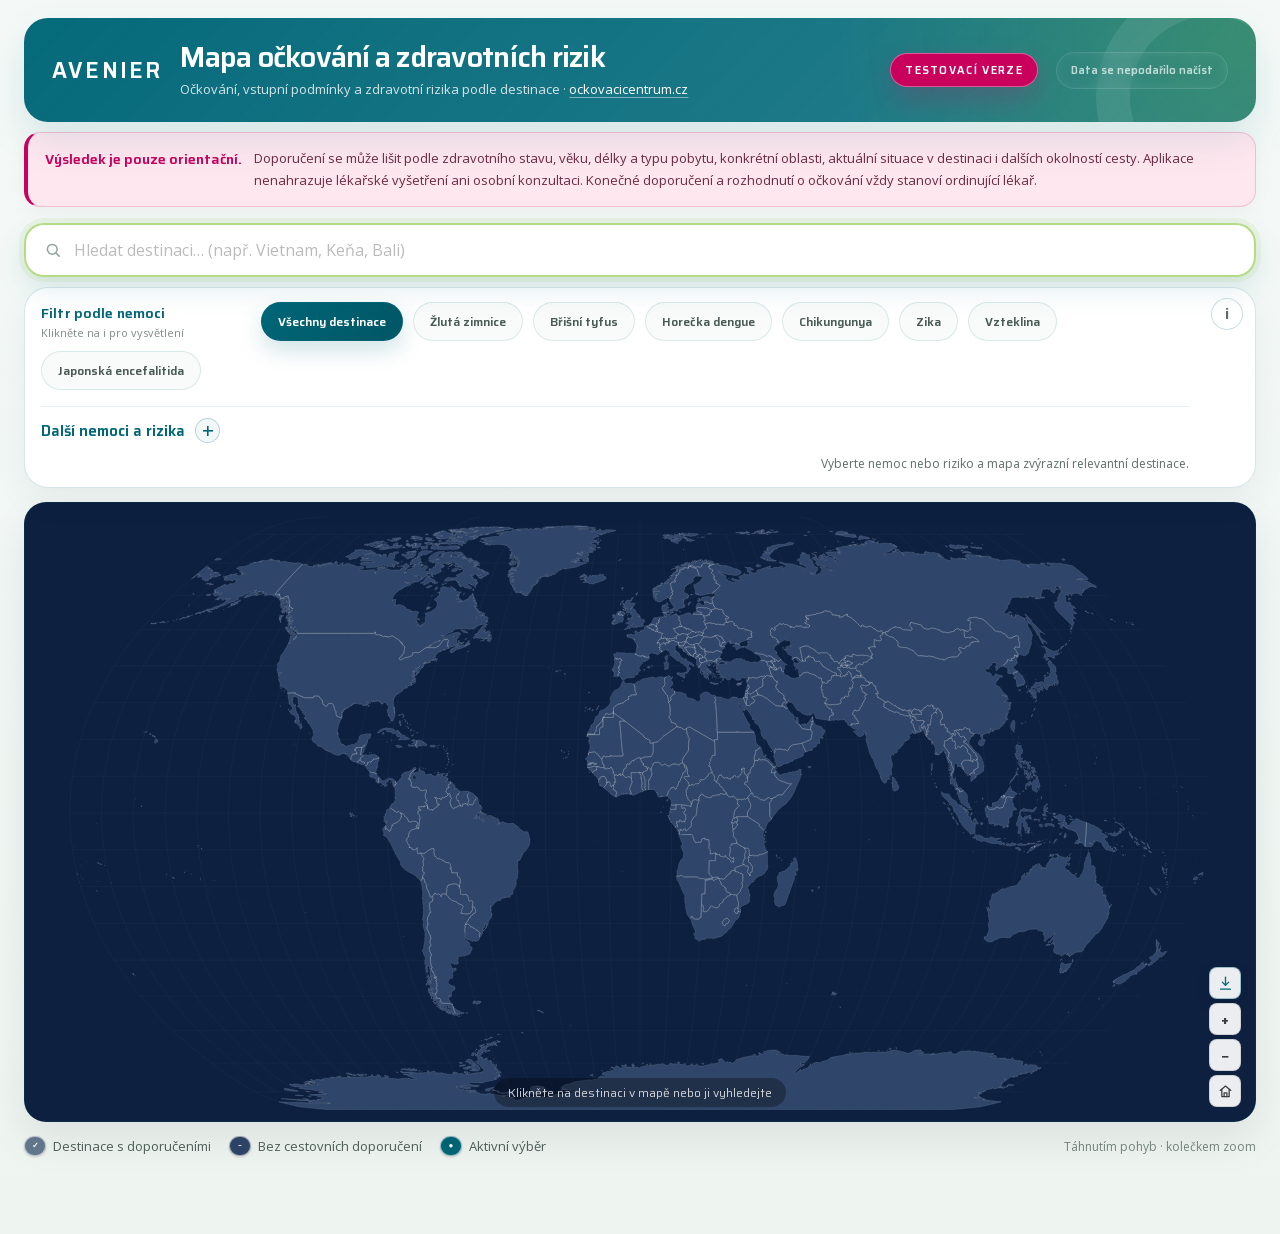
<file: index.html>
<!DOCTYPE html>
<html lang="cs">
<head>
<meta charset="UTF-8">
<meta name="viewport" content="width=device-width, initial-scale=1.0">
<title>Mapa očkování a zdravotních rizik · Avenier</title>
<meta name="description" content="Interaktivní mapa očkování, vstupních podmínek a zdravotních rizik pro 230 destinací. Filtrujte podle nemoci, sestavte trasu přes více zemí a zjistěte, co řešit před cestou.">
<meta name="theme-color" content="#006778">
<link rel="canonical" href="https://vyhledavani-svet-nemoci.vercel.app/">
<link rel="icon" href="assets/img/favicon.svg" type="image/svg+xml">
<link rel="apple-touch-icon" href="assets/img/avenier-logo.png">

<meta property="og:type" content="website">
<meta property="og:site_name" content="Avenier · Očkovací centrum">
<meta property="og:locale" content="cs_CZ">
<meta property="og:url" content="https://vyhledavani-svet-nemoci.vercel.app/">
<meta property="og:title" content="Mapa očkování a zdravotních rizik">
<meta property="og:description" content="Očkování, vstupní podmínky a zdravotní rizika pro 230 destinací. Filtrujte podle nemoci nebo si sestavte trasu přes více zemí.">
<meta property="og:image" content="https://vyhledavani-svet-nemoci.vercel.app/assets/img/share/default.jpg">
<meta property="og:image:width" content="1200">
<meta property="og:image:height" content="630">
<meta property="og:image:alt" content="Mapa světa s vyznačenými destinacemi, pro které jsou dostupná očkovací doporučení">

<meta name="twitter:card" content="summary_large_image">
<meta name="twitter:title" content="Mapa očkování a zdravotních rizik">
<meta name="twitter:description" content="Očkování, vstupní podmínky a zdravotní rizika pro 230 destinací.">
<meta name="twitter:image" content="https://vyhledavani-svet-nemoci.vercel.app/assets/img/share/default.jpg">

<link rel="stylesheet" href="assets/css/fonts.css?v=24.1">
<link rel="stylesheet" href="assets/css/map.css?v=24.11">
</head>
<body class="oc-map-page">

<header class="hd">
  <div class="hd-logo">AVENIER</div>
  <div><h1 class="hd-title">Mapa očkování a zdravotních rizik</h1>
    <p class="hd-sub">Očkování, vstupní podmínky a zdravotní rizika podle destinace · <a href="https://www.ockovacicentrum.cz" target="_blank" rel="noopener noreferrer">ockovacicentrum.cz</a></p>
  </div>
  <span class="test-badge">TESTOVACÍ VERZE</span><button id="av-status" type="button" aria-haspopup="dialog" aria-controls="coverage-dialog" disabled>Načítám…</button>
</header>

<dialog id="coverage-dialog" class="coverage-dialog" aria-labelledby="coverage-title">
  <div class="coverage-dialog-card">
    <button class="coverage-close" type="button" aria-label="Zavřít přehled">×</button>
    <div class="coverage-eyebrow">Pokrytí cestovních doporučení</div>
    <h2 id="coverage-title">Destinace v mapě</h2>
    <div id="coverage-content"></div>
    <button class="coverage-confirm" type="button">Rozumím</button>
  </div>
</dialog>

<dialog id="route-limit-dialog" class="route-limit-dialog" aria-labelledby="route-limit-title">
  <div class="route-limit-dialog-card">
    <button class="route-limit-close" type="button" aria-label="Zavřít upozornění">×</button>
    <div class="route-limit-icon" aria-hidden="true">5</div>
    <div>
      <div class="route-limit-eyebrow">Trasa je plná</div>
      <h2 id="route-limit-title">Do trasy lze přidat nejvýše 5 destinací</h2>
      <p>Další destinaci už nelze přidat. Pokud chcete trasu změnit, nejprve jednu z vybraných destinací odeberte a potom přidejte jinou.</p>
    </div>
    <button class="route-limit-confirm" type="button">Rozumím</button>
  </div>
</dialog>

<dialog id="route-item-dialog" class="route-item-dialog" aria-labelledby="route-item-dialog-title">
  <div class="route-item-dialog-card">
    <button class="route-item-dialog-close" type="button" aria-label="Zavřít detail doporučení">×</button>
    <div class="route-item-dialog-eyebrow">Doporučení v trase</div>
    <h2 id="route-item-dialog-title"></h2>
    <p class="route-item-dialog-summary" id="route-item-dialog-summary"></p>
    <div class="route-item-dialog-groups" id="route-item-dialog-groups"></div>
    <p class="route-item-dialog-note">Přehled ukazuje, zda je doporučení u destinace uvedeno. Nehodnotí aktuální výskyt nemoci ani individuální vhodnost očkování.</p>
    <div class="route-item-dialog-actions" id="route-item-dialog-actions"></div>
  </div>
</dialog>

<dialog id="map-export-dialog" class="map-export-dialog" aria-labelledby="map-export-title">
  <form method="dialog" class="map-export-dialog-card">
    <button class="map-export-close" value="cancel" type="submit" aria-label="Zavřít nastavení exportu">×</button>
    <div class="map-export-eyebrow">PNG · 3840 × 2160 px</div>
    <h2 id="map-export-title">Připravit obrázek mapy</h2>
    <p class="map-export-current">Aktuální filtr: <strong id="map-export-current-filter">Všechny destinace</strong></p>

    <fieldset class="map-export-fieldset" id="map-export-facet-fieldset" hidden>
      <legend>Kategorie v obrázku</legend>
      <div class="map-export-choices" id="map-export-facet-options"></div>
      <p class="map-export-help">Výchozí volba zahrne všechny barevné kategorie dané nemoci.</p>
    </fieldset>

    <fieldset class="map-export-fieldset">
      <legend>Rozvržení obrázku</legend>
      <div class="map-export-choices">
        <label class="map-export-choice"><input type="radio" name="export-layout" value="map" checked><span><strong>Mapa přes celý obrázek</strong><small>Celý svět bez zoomu, menší texty a legenda přímo v mapě.</small></span></label>
        <label class="map-export-choice"><input type="radio" name="export-layout" value="classic"><span><strong>Mapa s informační hlavičkou</strong><small>Větší název a samostatná plocha pro zdroj a legendu.</small></span></label>
      </div>
    </fieldset>

    <div class="map-export-dialog-actions">
      <button class="map-export-cancel" value="cancel" type="submit">Zrušit</button>
      <button class="map-export-create" id="map-export-create" value="default" type="button">Vytvořit a stáhnout PNG</button>
    </div>
  </form>
</dialog>

<section class="info-hub info-hub-full" aria-label="Důležité upozornění">
  <div class="legal-alert">
    <strong>Výsledek je pouze orientační.</strong>
    <span>Doporučení se může lišit podle zdravotního stavu, věku, délky a typu pobytu, konkrétní oblasti, aktuální situace v destinaci i dalších okolností cesty. Aplikace nenahrazuje lékařské vyšetření ani osobní konzultaci. Konečné doporučení a rozhodnutí o očkování vždy stanoví ordinující lékař.</span>
  </div>
</section>

<div class="sw">
  <div class="si">
    <span class="sico" aria-hidden="true"><svg viewBox="0 0 24 24" fill="none"><circle cx="11" cy="11" r="6.5"></circle><path d="m16 16 4.2 4.2"></path></svg></span>
    <input id="av-search" type="text" placeholder="Hledat destinaci… (např. Vietnam, Keňa, Bali)" autocomplete="off" aria-label="Vyhledat destinaci" role="combobox" aria-expanded="false" aria-controls="av-dd" aria-autocomplete="list" aria-haspopup="listbox">
    <button class="sclr" id="av-clr" aria-label="Vymazat">&#215;</button>
  </div>
  <div id="av-dd" role="listbox" aria-label="Návrhy destinací"></div>
</div>

<div class="filters" aria-label="Filtrace destinací podle nemoci">
  <div class="fbox">
    <div class="flbl-row">
      <span class="flbl">Filtr podle nemoci</span>
      <span class="flbl-hint">Klikněte na i pro vysvětlení</span>
    </div>
    <details class="finfo">
      <summary aria-label="Informace k filtru" title="Informace k filtru">i</summary>
      <div class="finfo-pop">Zobrazen je výběr nejčastějších nemocí a rizik. Nejde o kompletní výčet — další doporučení a proklikové informace najdete po výběru destinace v detailu níže.</div>
    </details>
    <button class="fbtn reset active" data-disease="all" type="button">Všechny destinace</button>
    <span class="dctrl"><button class="fbtn" data-disease="yellow-fever" type="button">Žlutá zimnice</button><a class="dlink" href="https://www.ockovacicentrum.cz/cz/zluta-zimnice" target="_blank" rel="noopener noreferrer" aria-label="Otevřít detail nemoci: Žlutá zimnice">↗</a></span>
    <span class="dctrl"><button class="fbtn" data-disease="typhoid" type="button">Břišní tyfus</button><a class="dlink" href="https://www.ockovacicentrum.cz/cz/brisni-tyfus" target="_blank" rel="noopener noreferrer" aria-label="Otevřít detail nemoci: Břišní tyfus">↗</a></span>
    <span class="dctrl"><button class="fbtn" data-disease="dengue" type="button">Horečka dengue</button><a class="dlink" href="https://www.ockovacicentrum.cz/cz/horecka-dengue" target="_blank" rel="noopener noreferrer" aria-label="Otevřít detail nemoci: horečka dengue">↗</a></span>
    <span class="dctrl"><button class="fbtn" data-disease="chikungunya" type="button">Chikungunya</button><a class="dlink" href="https://www.ockovacicentrum.cz/cz/chikungunya" target="_blank" rel="noopener noreferrer" aria-label="Otevřít detail nemoci: Chikungunya">↗</a></span>
    <span class="dctrl"><button class="fbtn" data-disease="zika" type="button">Zika</button><a class="dlink" href="https://www.ockovacicentrum.cz/cz/zika" target="_blank" rel="noopener noreferrer" aria-label="Otevřít detail nemoci: Zika">↗</a></span>
    <span class="dctrl"><button class="fbtn" data-disease="rabies" type="button">Vzteklina</button><a class="dlink" href="https://www.ockovacicentrum.cz/cz/vzteklina" target="_blank" rel="noopener noreferrer" aria-label="Otevřít detail nemoci: Vzteklina">↗</a></span>
    <span class="dctrl"><button class="fbtn" data-disease="japanese-encephalitis" type="button">Japonská encefalitida</button><a class="dlink" href="https://www.ockovacicentrum.cz/cz/japonska-encefalitida" target="_blank" rel="noopener noreferrer" aria-label="Otevřít detail nemoci: Japonská encefalitida">↗</a></span>
    <details class="more-diseases">
      <summary>Další nemoci a rizika</summary>
      <div class="more-grid">
        <span class="dctrl"><button class="fbtn" data-disease="cholera" type="button">Cholera</button><a class="dlink" href="https://www.ockovacicentrum.cz/cz/cholera" target="_blank" rel="noopener noreferrer" aria-label="Otevřít detail nemoci: Cholera">↗</a></span>
        <span class="dctrl"><button class="fbtn" data-disease="hepatitis-a" type="button">Žloutenka A</button><a class="dlink" href="https://www.ockovacicentrum.cz/cz/zloutenka-typu-a" target="_blank" rel="noopener noreferrer" aria-label="Otevřít detail nemoci: Žloutenka typu A">↗</a></span>
        <span class="dctrl"><button class="fbtn" data-disease="hepatitis-b" type="button">Žloutenka B</button><a class="dlink" href="https://www.ockovacicentrum.cz/cz/zloutenka-typu-b" target="_blank" rel="noopener noreferrer" aria-label="Otevřít detail nemoci: Žloutenka typu B">↗</a></span>
        <span class="dctrl"><button class="fbtn" data-disease="polio" type="button">Dětská obrna</button><a class="dlink" href="https://www.ockovacicentrum.cz/cz/detska-obrna" target="_blank" rel="noopener noreferrer" aria-label="Otevřít detail nemoci: Dětská obrna">↗</a></span>
        <span class="dctrl"><button class="fbtn" data-disease="meningococcus" type="button">Meningokok</button><a class="dlink" href="https://www.ockovacicentrum.cz/cz/meningokokove-nakazy" target="_blank" rel="noopener noreferrer" aria-label="Otevřít detail nemoci: Meningokokové nákazy">↗</a></span>
        <span class="dctrl"><button class="fbtn" data-disease="malaria" type="button">Malárie</button><a class="dlink" href="https://www.ockovacicentrum.cz/cz/malarie" target="_blank" rel="noopener noreferrer" aria-label="Otevřít detail nemoci: Malárie">↗</a></span>
        <span class="dctrl"><button class="fbtn" data-disease="tick-borne-encephalitis" type="button">Klíšťová encefalitida</button><a class="dlink" href="https://www.ockovacicentrum.cz/cz/klistova-encefalitida" target="_blank" rel="noopener noreferrer" aria-label="Otevřít detail nemoci: Klíšťová encefalitida">↗</a></span>
        <span class="dctrl"><button class="fbtn" data-disease="measles" type="button">Spalničky</button><a class="dlink" href="https://www.ockovacicentrum.cz/cz/spalnicky" target="_blank" rel="noopener noreferrer" aria-label="Otevřít detail nemoci: Spalničky">↗</a></span>
        <span class="dctrl"><button class="fbtn" data-disease="flu" type="button">Chřipka</button><a class="dlink" href="https://www.ockovacicentrum.cz/cz/ockovani-proti-chripce-sezona-2025-2026" target="_blank" rel="noopener noreferrer" aria-label="Otevřít detail nemoci: Chřipka">↗</a></span>
        <span class="dctrl"><button class="fbtn" data-disease="leishmaniasis" type="button">Leishmanióza</button><a class="dlink" href="https://www.ockovacicentrum.cz/cz/leishmanioza" target="_blank" rel="noopener noreferrer" aria-label="Otevřít detail nemoci: Leishmanióza">↗</a></span>
        <span class="dctrl"><button class="fbtn" data-disease="chagas" type="button">Chagasova nemoc</button><a class="dlink" href="https://www.ockovacicentrum.cz/cz/americka-trypanozomiaza-chagasova-nemoc" target="_blank" rel="noopener noreferrer" aria-label="Otevřít detail nemoci: Chagasova nemoc">↗</a></span>
      </div>
    </details>
    <button class="fbtn combine" id="filter-combine" type="button" aria-pressed="false" hidden><span class="combine-icon" aria-hidden="true"></span><span>Kombinovat s další nemocí</span></button>
    <div class="fcombo" id="filter-combo" aria-live="polite" hidden></div>
    <span class="fstatus" id="filter-status">Vyberte nemoc nebo riziko a mapa zvýrazní relevantní destinace.</span>
    <div class="fbar" id="filter-loader"><span></span></div>
  </div>
</div>

<div class="quick" aria-label="Oblíbené destinace" hidden>
  <span class="quick-label">Oblíbené destinace</span>
  <div class="quick-list">
    <button class="qchip" data-q="Egypt" type="button">Egypt</button>
    <button class="qchip" data-q="Turecko" type="button">Turecko</button>
    <button class="qchip" data-q="Thajsko" type="button">Thajsko</button>
    <button class="qchip" data-q="Vietnam" type="button">Vietnam</button>
    <button class="qchip" data-q="Keňa" type="button">Keňa</button>
    <button class="qchip" data-q="Mexiko" type="button">Mexiko</button>
  </div>
</div>

<div class="route-bar" id="route-bar" aria-live="polite" hidden></div>

<main class="main">
  <div id="mw">
    <svg id="av-map"></svg>
    <div id="hlbl" aria-hidden="true"></div>
    <div id="hint">Klikněte na destinaci v mapě nebo ji vyhledejte</div>
    <div id="map-filter-legend" class="map-filter-legend" hidden></div>
    <div id="map-info" class="map-info" aria-live="polite"></div>
    <p id="map-live" class="sr-only" role="status" aria-live="polite"></p>
    <div id="zc">
      <button class="zbtn sm map-export-btn" id="map-export-png" type="button" disabled title="Stáhnout mapu jako PNG" aria-label="Stáhnout mapu jako PNG"><svg viewBox="0 0 24 24" aria-hidden="true"><path d="M12 3v11"></path><path d="m7.5 10 4.5 4.5 4.5-4.5"></path><path d="M5 20h14"></path></svg></button>
      <button class="zbtn" id="zi" title="Přiblížit">+</button>
      <button class="zbtn" id="zo" title="Oddálit">−</button>
      <button class="zbtn sm" id="zr" title="Vrátit mapu na výchozí pohled" aria-label="Vrátit mapu na výchozí pohled"><svg viewBox="0 0 24 24" aria-hidden="true"><path d="M4.5 10.5 12 4.3l7.5 6.2"></path><path d="M6.8 9.1v10h10.4v-10"></path><path d="M10 19.1v-5.2h4v5.2"></path></svg></button>
    </div>
  </div>
  <div id="filter-results" class="filter-results" aria-live="polite"></div>
  <section id="region-panel" class="region-panel" aria-label="Destinace v regionu" hidden></section>
  <section id="route-panel" class="route-panel" aria-label="Souhrn trasy" hidden></section>
  <div id="pnl"></div>
  <div class="leg" id="map-legend" aria-live="polite"></div>
  <div class="dbg" id="debug-panel"></div>
<section class="admin-panel" id="admin-panel" hidden></section>
</main>

<script src="assets/vendor/d3.min.js?v=24.1"></script>
<script src="assets/vendor/topojson.min.js?v=24.1"></script>
<script src="assets/js/config.js?v=24.11"></script>
<script src="assets/js/app.js?v=24.11"></script>
</body>
</html>
</file>
<file: assets/css/fonts.css>
/* Lokální kopie Saira + Open Sans (latin, latin-ext).
   Aplikace nesmí být závislá na dostupnosti Google Fonts. */

@font-face {
  font-family: 'Open Sans';
  font-style: normal;
  font-weight: 400;
  font-stretch: 100%;
  font-display: swap;
  src: url(../fonts/memvYaGs126MiZpBA-UvWbX2vVnXBbObj2OVTSGmu0SC55K5gw.woff2) format('woff2');
  unicode-range: U+0100-02BA, U+02BD-02C5, U+02C7-02CC, U+02CE-02D7, U+02DD-02FF, U+0304, U+0308, U+0329, U+1D00-1DBF, U+1E00-1E9F, U+1EF2-1EFF, U+2020, U+20A0-20AB, U+20AD-20C0, U+2113, U+2C60-2C7F, U+A720-A7FF;
}

@font-face {
  font-family: 'Open Sans';
  font-style: normal;
  font-weight: 400;
  font-stretch: 100%;
  font-display: swap;
  src: url(../fonts/memvYaGs126MiZpBA-UvWbX2vVnXBbObj2OVTS-mu0SC55I.woff2) format('woff2');
  unicode-range: U+0000-00FF, U+0131, U+0152-0153, U+02BB-02BC, U+02C6, U+02DA, U+02DC, U+0304, U+0308, U+0329, U+2000-206F, U+20AC, U+2122, U+2191, U+2193, U+2212, U+2215, U+FEFF, U+FFFD;
}

@font-face {
  font-family: 'Open Sans';
  font-style: normal;
  font-weight: 500;
  font-stretch: 100%;
  font-display: swap;
  src: url(../fonts/memvYaGs126MiZpBA-UvWbX2vVnXBbObj2OVTSGmu0SC55K5gw.woff2) format('woff2');
  unicode-range: U+0100-02BA, U+02BD-02C5, U+02C7-02CC, U+02CE-02D7, U+02DD-02FF, U+0304, U+0308, U+0329, U+1D00-1DBF, U+1E00-1E9F, U+1EF2-1EFF, U+2020, U+20A0-20AB, U+20AD-20C0, U+2113, U+2C60-2C7F, U+A720-A7FF;
}

@font-face {
  font-family: 'Open Sans';
  font-style: normal;
  font-weight: 500;
  font-stretch: 100%;
  font-display: swap;
  src: url(../fonts/memvYaGs126MiZpBA-UvWbX2vVnXBbObj2OVTS-mu0SC55I.woff2) format('woff2');
  unicode-range: U+0000-00FF, U+0131, U+0152-0153, U+02BB-02BC, U+02C6, U+02DA, U+02DC, U+0304, U+0308, U+0329, U+2000-206F, U+20AC, U+2122, U+2191, U+2193, U+2212, U+2215, U+FEFF, U+FFFD;
}

@font-face {
  font-family: 'Saira';
  font-style: normal;
  font-weight: 400;
  font-stretch: 100%;
  font-display: swap;
  src: url(../fonts/memjYa2wxmKQyPMrZX79wwYZQMhsyuSLhovSdyqOvlaB.woff2) format('woff2');
  unicode-range: U+0100-02BA, U+02BD-02C5, U+02C7-02CC, U+02CE-02D7, U+02DD-02FF, U+0304, U+0308, U+0329, U+1D00-1DBF, U+1E00-1E9F, U+1EF2-1EFF, U+2020, U+20A0-20AB, U+20AD-20C0, U+2113, U+2C60-2C7F, U+A720-A7FF;
}

@font-face {
  font-family: 'Saira';
  font-style: normal;
  font-weight: 400;
  font-stretch: 100%;
  font-display: swap;
  src: url(../fonts/memjYa2wxmKQyPMrZX79wwYZQMhsyuSLiIvSdyqOvg.woff2) format('woff2');
  unicode-range: U+0000-00FF, U+0131, U+0152-0153, U+02BB-02BC, U+02C6, U+02DA, U+02DC, U+0304, U+0308, U+0329, U+2000-206F, U+20AC, U+2122, U+2191, U+2193, U+2212, U+2215, U+FEFF, U+FFFD;
}

@font-face {
  font-family: 'Saira';
  font-style: normal;
  font-weight: 500;
  font-stretch: 100%;
  font-display: swap;
  src: url(../fonts/memjYa2wxmKQyPMrZX79wwYZQMhsyuSLhovSdyqOvlaB.woff2) format('woff2');
  unicode-range: U+0100-02BA, U+02BD-02C5, U+02C7-02CC, U+02CE-02D7, U+02DD-02FF, U+0304, U+0308, U+0329, U+1D00-1DBF, U+1E00-1E9F, U+1EF2-1EFF, U+2020, U+20A0-20AB, U+20AD-20C0, U+2113, U+2C60-2C7F, U+A720-A7FF;
}

@font-face {
  font-family: 'Saira';
  font-style: normal;
  font-weight: 500;
  font-stretch: 100%;
  font-display: swap;
  src: url(../fonts/memjYa2wxmKQyPMrZX79wwYZQMhsyuSLiIvSdyqOvg.woff2) format('woff2');
  unicode-range: U+0000-00FF, U+0131, U+0152-0153, U+02BB-02BC, U+02C6, U+02DA, U+02DC, U+0304, U+0308, U+0329, U+2000-206F, U+20AC, U+2122, U+2191, U+2193, U+2212, U+2215, U+FEFF, U+FFFD;
}

@font-face {
  font-family: 'Saira';
  font-style: normal;
  font-weight: 600;
  font-stretch: 100%;
  font-display: swap;
  src: url(../fonts/memjYa2wxmKQyPMrZX79wwYZQMhsyuSLhovSdyqOvlaB.woff2) format('woff2');
  unicode-range: U+0100-02BA, U+02BD-02C5, U+02C7-02CC, U+02CE-02D7, U+02DD-02FF, U+0304, U+0308, U+0329, U+1D00-1DBF, U+1E00-1E9F, U+1EF2-1EFF, U+2020, U+20A0-20AB, U+20AD-20C0, U+2113, U+2C60-2C7F, U+A720-A7FF;
}

@font-face {
  font-family: 'Saira';
  font-style: normal;
  font-weight: 600;
  font-stretch: 100%;
  font-display: swap;
  src: url(../fonts/memjYa2wxmKQyPMrZX79wwYZQMhsyuSLiIvSdyqOvg.woff2) format('woff2');
  unicode-range: U+0000-00FF, U+0131, U+0152-0153, U+02BB-02BC, U+02C6, U+02DA, U+02DC, U+0304, U+0308, U+0329, U+2000-206F, U+20AC, U+2122, U+2191, U+2193, U+2212, U+2215, U+FEFF, U+FFFD;
}
</file>
<file: assets/css/map.css>
*,*::before,*::after{box-sizing:border-box;margin:0;padding:0}
:root{--g:#78be20;--p:#006778;--gr:#3c3c3c;--el:#e6e6e6}
body{font-family:'Open Sans',Arial,sans-serif;color:var(--gr);background:#f0f4f0;min-height:100vh}
a{color:var(--g);text-decoration:none}a:hover{text-decoration:underline}

/* HEADER */
.hd{background:#fff;border-bottom:2px solid var(--g);padding:12px 24px;display:flex;align-items:center;gap:18px;flex-wrap:wrap}
.hd-logo{font-family:'Saira',sans-serif;font-size:19px;font-weight:600;color:var(--g);letter-spacing:.08em;flex-shrink:0}
.hd-title{font-family:'Saira',sans-serif;font-size:17px;font-weight:600;color:var(--gr);line-height:1.2}
.hd-sub{font-size:11px;color:#aaa;margin-top:2px}
#av-status{font-family:'Saira',sans-serif;font-size:11px;color:#bbb;margin-left:auto;white-space:nowrap}

/* SEARCH */
.sw{max-width:1200px;margin:16px auto 0;padding:0 24px;position:relative;z-index:20}
.si{position:relative;display:flex;align-items:center;background:#fff;border:1.5px solid var(--el);border-radius:999px;transition:border-color .15s}
.si:focus-within{border-color:var(--g)}
.sico{padding:0 12px 0 18px;color:#bbb;font-size:17px;user-select:none;line-height:1;flex-shrink:0}
#av-search{flex:1;border:none;outline:none;background:transparent;font-family:'Open Sans',sans-serif;font-size:14px;color:var(--gr);padding:11px 0;min-width:0}
#av-search::placeholder{color:#bbb}
.sclr{padding:0 18px;color:#ccc;cursor:pointer;font-size:20px;line-height:1;border:none;background:none;display:none}
.sclr.on{display:block}.sclr:hover{color:#999}
#av-dd{display:none;position:absolute;top:calc(100% + 6px);left:0;right:0;background:#fff;border:1px solid var(--el);border-radius:12px;overflow:hidden;box-shadow:0 8px 24px rgba(0,0,0,.10);z-index:100}
#av-dd.open{display:block}

/* DISEASE FILTERS */
.filters{max-width:1200px;margin:10px auto 0;padding:0 24px;position:relative;z-index:10}
.fbox{background:#fff;border:1px solid var(--el);border-radius:14px;padding:12px 14px;display:flex;align-items:center;gap:10px;flex-wrap:wrap;box-shadow:0 3px 14px rgba(0,0,0,.04)}
.flbl{font-family:'Saira',sans-serif;font-size:11px;font-weight:600;text-transform:uppercase;letter-spacing:.1em;color:#999;margin-right:2px}
.fbtn{font-family:'Saira',sans-serif;font-size:12px;font-weight:600;border:1px solid var(--el);background:#f8faf7;color:#50605a;border-radius:999px;padding:7px 13px;cursor:pointer;transition:background .15s,border-color .15s,color .15s,transform .15s}
.fbtn:hover{background:#fff;border-color:#cfd8cf;transform:translateY(-1px)}
.fbtn.active{background:rgba(242,183,5,.14);border-color:rgba(242,183,5,.55);color:#735400}
.fbtn.reset.active{background:rgba(120,190,32,.12);border-color:rgba(120,190,32,.38);color:#3d6b0a}

.dctrl{display:inline-flex;align-items:center;gap:3px}
.dctrl .fbtn{border-top-right-radius:7px;border-bottom-right-radius:7px}
.dlink{width:28px;height:28px;display:inline-flex;align-items:center;justify-content:center;border:1px solid var(--el);border-radius:7px 999px 999px 7px;background:#fff;color:#7b8781;font-family:'Saira',sans-serif;font-size:13px;font-weight:700;text-decoration:none;line-height:1;transition:background .15s,border-color .15s,color .15s,transform .15s}
.dlink:hover{background:#f8faf7;border-color:rgba(120,190,32,.45);color:var(--g);text-decoration:none;transform:translateY(-1px)}
.mi-badge[href]{text-decoration:none}
.mi-badge[href]:hover{text-decoration:none;filter:brightness(.97)}

.fstatus{font-size:12px;color:#5f6d68;margin-left:auto;line-height:1.5}
.fbar{display:none;width:100%;height:6px;background:#edf1ea;border-radius:999px;overflow:hidden}
.fbar.on{display:block}
.fbar span{display:block;height:100%;width:35%;background:var(--g);border-radius:999px;animation:avload 1.2s ease-in-out infinite}
@keyframes avload{0%{transform:translateX(-100%)}50%{transform:translateX(120%)}100%{transform:translateX(310%)}}

/* QUICK DESTINATIONS */
.quick{max-width:1200px;margin:10px auto 0;padding:0 24px;display:flex;gap:7px;flex-wrap:wrap}
.qchip{font-family:'Saira',sans-serif;font-size:12px;font-weight:600;color:#49605c;background:rgba(255,255,255,.78);border:1px solid rgba(0,0,0,.06);border-radius:999px;padding:6px 12px;cursor:pointer;transition:background .15s,border-color .15s}
.qchip:hover{background:#fff;border-color:rgba(120,190,32,.35)}
.info-hub{max-width:1200px;margin:12px auto 0;padding:0 24px;display:grid;gap:9px}
.legal-alert{font-size:13px;line-height:1.65;color:#33433d;background:#fff4d8;border:1px solid rgba(181,130,0,.28);border-left:4px solid #b58200;border-radius:14px;padding:12px 14px;box-shadow:0 4px 18px rgba(0,0,0,.04)}
.legal-alert strong{font-family:'Saira',sans-serif;font-weight:700;color:#7b5600}
.info-box{background:#fff;border:1px solid rgba(0,103,120,.16);border-radius:14px;padding:0 12px;box-shadow:0 4px 16px rgba(0,0,0,.03)}
.info-box summary{font-family:'Saira',sans-serif;font-size:13px;font-weight:700;color:#31423c;cursor:pointer;list-style:none;display:flex;align-items:center;justify-content:space-between;gap:10px;padding:11px 2px}
.info-box summary::-webkit-details-marker{display:none}
.info-box summary::after{content:'+';width:18px;height:18px;border-radius:999px;border:1px solid rgba(0,103,120,.20);display:inline-flex;align-items:center;justify-content:center;color:#5f6e69;flex:0 0 auto}
.info-box[open] summary::after{content:'−'}
.info-steps,.info-list{padding:0 2px 12px 18px}
.info-steps li,.info-list li{font-size:13px;line-height:1.6;color:#42524d;margin:0 0 7px}
.info-list li:last-child,.info-steps li:last-child{margin-bottom:0}
.faq-item{padding:0 2px 12px}
.faq-item p{font-size:13px;line-height:1.65;color:#42524d;margin:0 0 8px}
.faq-item p:last-child{margin-bottom:0}

/* DETAIL PANEL IMPROVEMENTS */
.intro{font-size:13px;line-height:1.65;color:#666;margin:-4px 0 16px;padding:11px 14px;background:#f8faf7;border-left:3px solid var(--g);border-radius:6px}
.actionrow{display:flex;flex-wrap:wrap;gap:9px;margin-top:4px}
.bmore.secondary{background:#fff;color:var(--p);border:1.5px solid rgba(0,103,120,.22)}
.bmore.secondary:hover{background:rgba(0,103,120,.06);color:var(--p)}

.ddi{padding:10px 20px;font-size:13px;cursor:pointer;display:flex;align-items:center;gap:10px;border-bottom:1px solid #f5f5f5;transition:background .1s}
.ddi:last-child{border-bottom:none}.ddi:hover,.ddi.act{background:#f5faf0}
.ddot{width:8px;height:8px;border-radius:50%;flex-shrink:0}
.ddn{font-family:'Saira',sans-serif;font-weight:500;color:var(--gr)}
.ddbadge{margin-left:auto;font-size:10px;padding:2px 8px;border-radius:20px;background:rgba(120,190,32,.12);color:#3d6b0a;border:1px solid rgba(120,190,32,.25);white-space:nowrap}
.ddempty{padding:14px 20px;font-size:13px;color:#aaa;font-style:italic}

/* MAIN */
.main{max-width:1200px;margin:14px auto 0;padding:0 24px 40px}

/* MAP */
#mw{position:relative;width:100%;height:540px;border-radius:10px;overflow:hidden;box-shadow:0 4px 20px rgba(0,0,0,.18);background:#0d2040}
#av-map{width:100%;height:540px;display:block;cursor:grab;background:#0d2040;overflow:hidden}
#av-map:active{cursor:grabbing}
#hlbl{position:absolute;bottom:52px;left:16px;pointer-events:none;font-family:'Saira',sans-serif;font-size:13px;font-weight:600;color:#fff;background:rgba(10,25,55,.75);padding:5px 14px;border-radius:999px;opacity:0;transition:opacity .15s;white-space:nowrap;max-width:240px;overflow:hidden;text-overflow:ellipsis}
#hlbl.on{opacity:1}
#hint{position:absolute;bottom:14px;left:50%;transform:translateX(-50%);font-family:'Saira',sans-serif;font-size:12px;color:rgba(255,255,255,.8);background:rgba(0,0,0,.3);padding:5px 14px;border-radius:999px;pointer-events:none;white-space:nowrap;transition:opacity .3s;text-align:center}
#hint.h{opacity:0}
#zc{position:absolute;bottom:14px;right:14px;display:flex;flex-direction:column;gap:4px}
.zbtn{width:32px;height:32px;background:rgba(255,255,255,.92);border:1px solid rgba(0,0,0,.12);border-radius:8px;font-size:16px;font-weight:600;color:var(--gr);cursor:pointer;display:flex;align-items:center;justify-content:center;transition:background .15s;font-family:'Saira',sans-serif}
.zbtn:hover{background:#fff}.zbtn.sm{font-size:13px}

/* PANEL */
#pnl{display:none;margin-top:14px}
#pnl.open{display:block}
.card{background:#fff;border:1px solid var(--el);border-top:3px solid var(--g);border-radius:8px;padding:26px 28px 22px;position:relative;overflow:hidden}
.card::after{content:'';position:absolute;top:-45px;right:-45px;width:130px;height:150px;border-radius:50% 50% 50% 50%/60% 60% 40% 40%;background:rgba(120,190,32,.07);transform:rotate(-15deg);pointer-events:none}
.chd{display:flex;justify-content:space-between;align-items:flex-start;gap:16px;margin-bottom:8px}
.dlbl{font-family:'Saira',sans-serif;font-size:10px;font-weight:600;text-transform:uppercase;letter-spacing:.12em;color:#bbb;margin-bottom:3px}
.dname{font-family:'Saira',sans-serif;font-size:26px;font-weight:600;color:var(--gr);line-height:1.2}
.hdr{display:flex;flex-direction:column;align-items:flex-end;gap:8px;flex-shrink:0}
.bclose{font-family:'Saira',sans-serif;font-size:12px;font-weight:600;color:var(--gr);border:2px solid var(--el);border-radius:999px;padding:6px 18px;background:#fff;cursor:pointer;transition:border-color .15s;white-space:nowrap}
.bclose:hover{border-color:#bbb}
.vcnts{display:flex;gap:8px;flex-wrap:wrap;margin-bottom:16px;margin-top:4px}
.vcb{font-family:'Saira',sans-serif;font-size:11px;font-weight:600;padding:4px 12px;border-radius:999px}
.vcbp{background:rgba(230,126,34,.13);color:#8a4a0b;border:1px solid rgba(230,126,34,.34)}
.vcbz{background:rgba(0,103,120,.1);color:var(--p);border:1px solid rgba(0,103,120,.2)}
.vcbd{background:rgba(120,190,32,.12);color:#3d6b0a;border:1px solid rgba(120,190,32,.28)}
.vcbx{background:rgba(202,0,93,.08);color:#9d0048;border:1px solid rgba(202,0,93,.22)}
.div{height:1px;background:var(--el);margin-bottom:18px}
.sl{font-family:'Saira',sans-serif;font-size:10px;font-weight:600;text-transform:uppercase;letter-spacing:.1em;margin-bottom:9px;display:flex;align-items:center;gap:7px}
.sl::before{content:'';width:9px;height:9px;border-radius:50%;flex-shrink:0}
.sl.p{color:#b7640f}.sl.p::before{background:#e67e22}
.sl.z{color:var(--p)}.sl.z::before{background:var(--p)}
.sl.d{color:var(--g)}.sl.d::before{background:var(--g)}

.help-btn{width:18px;height:18px;border-radius:999px;border:1px solid currentColor;background:#fff;color:inherit;font-family:'Saira',sans-serif;font-size:11px;font-weight:700;line-height:1;display:inline-flex;align-items:center;justify-content:center;cursor:pointer;opacity:.82}
.help-btn:hover{opacity:1;background:#f8faf7}
.help-note{display:none;margin:-7px 0 13px;padding:10px 12px;border-radius:8px;background:#f8faf7;border:1px solid #e2e8df;border-left:3px solid currentColor;font-size:12px;line-height:1.6;color:#626c68;text-transform:none;letter-spacing:0;font-family:'Open Sans',Arial,sans-serif;font-weight:400}
.help-note.open{display:block}

.pills{display:flex;flex-wrap:wrap;gap:7px;margin-bottom:18px}
.pill{font-family:'Open Sans',sans-serif;font-size:12px;font-weight:500;padding:5px 13px;border-radius:4px;text-decoration:none;display:inline-block;transition:opacity .15s;line-height:1.4}
.pill:hover{opacity:.75;text-decoration:none}
.pill.p{background:rgba(230,126,34,.12);color:#8a4a0b;border:1px solid rgba(230,126,34,.30)}
.pill.z{background:rgba(0,103,120,.1);color:var(--p);border:1px solid rgba(0,103,120,.2)}
.pill.d{background:rgba(120,190,32,.12);color:#3d6b0a;border:1px solid rgba(120,190,32,.28)}
.mt{font-size:13px;color:#bbb;font-style:italic;margin-bottom:16px}
.ml{font-size:13px;color:#bbb;padding:2px 0 14px}
.cft{display:flex;align-items:center;justify-content:space-between;flex-wrap:wrap;gap:10px;padding-top:16px;border-top:1px solid var(--el);margin-top:2px}
.bmore{font-family:'Saira',sans-serif;font-size:13px;font-weight:600;color:#fff;background:var(--g);border:none;border-radius:999px;padding:9px 22px;cursor:pointer;text-decoration:none;display:inline-flex;align-items:center;gap:7px;letter-spacing:.02em;transition:background .15s}
.bmore:hover{background:#5fa018;text-decoration:none;color:#fff}
.ftnote{font-size:12px;color:#697872}
.cnote{font-size:12px;color:#888;margin-bottom:12px;padding:10px 14px;background:#f9faf8;border-radius:6px;border-left:3px solid var(--el);line-height:1.6}

.external-diseases{margin:26px 0 20px;padding:20px;border:1px solid rgba(202,0,93,.18);border-radius:18px;background:linear-gradient(135deg,rgba(202,0,93,.035),rgba(0,103,120,.035))}
.external-diseases-head{display:flex;align-items:flex-start;justify-content:space-between;gap:14px;margin-bottom:7px}
.external-kicker{margin:0 0 2px;font-family:'Saira',sans-serif;font-size:10px;font-weight:700;letter-spacing:.1em;text-transform:uppercase;color:#9d0048}
.external-diseases h3{margin:0;font-family:'Saira',sans-serif;font-size:19px;line-height:1.3;color:var(--oc-blue)}
.external-count{flex:0 0 auto;padding:5px 10px;border-radius:999px;background:#fff;border:1px solid rgba(202,0,93,.18);font-family:'Saira',sans-serif;font-size:10px;font-weight:700;color:#9d0048}
.external-intro{margin:0 0 14px;font-size:12px;line-height:1.6;color:#5d6c67}
.external-grid{display:grid;grid-template-columns:repeat(2,minmax(0,1fr));gap:10px}
.external-card{min-width:0;padding:14px;border-radius:14px;background:#fff;border:1px solid rgba(0,103,120,.12);box-shadow:0 6px 18px rgba(0,0,0,.025)}
.external-name{font-family:'Saira',sans-serif;font-size:14px;font-weight:700;color:var(--oc-blue);text-decoration:none}
.external-name:hover{text-decoration:underline}
.external-card p{margin:7px 0 10px;font-size:11.5px;line-height:1.55;color:#5d6c67}
.external-meta{display:flex;flex-direction:column;align-items:flex-start;gap:3px;font-size:10px;line-height:1.45;color:#82908a}
.external-meta a{color:#526c65;text-decoration:underline;text-underline-offset:2px}
.consult-note{display:flex;gap:12px;align-items:flex-start;margin:12px 0 18px;padding:14px 16px;border-radius:14px;background:rgba(202,0,93,.065);border:1px solid rgba(202,0,93,.20);border-left:4px solid var(--oc-pink);color:#4f3d45}
.consult-note strong{flex:0 0 210px;font-family:'Saira',sans-serif;font-size:13px;color:#9c0048}
.consult-note span{font-size:12px;line-height:1.6}



/* FILTER RESULTS */
.filter-results{display:none;background:#fff;border:1px solid var(--el);border-radius:14px;margin:12px 0 0;padding:15px 16px;box-shadow:0 3px 14px rgba(0,0,0,.04)}
.filter-results.open{display:block}
.fr-head{display:flex;align-items:flex-start;justify-content:space-between;gap:14px;margin-bottom:10px}
.fr-title{font-family:'Saira',sans-serif;font-size:16px;font-weight:600;color:var(--gr);line-height:1.25}
.fr-sub{font-size:12px;color:#8a958f;margin-top:3px;line-height:1.5}
.fr-source-note{font-size:12px;line-height:1.6;color:#4f5f59;background:#f5f9f2;border:1px solid #dfe9d8;border-left:4px solid var(--g);border-radius:10px;padding:9px 11px;margin:-1px 0 11px}
.fr-source-note strong{color:var(--gr)}
.fr-source-note a{color:var(--p);font-weight:700;text-decoration:underline;text-underline-offset:2px;white-space:nowrap}
.fr-source-note span{color:#77847f;white-space:nowrap}
.fr-actions{display:flex;gap:8px;flex-wrap:wrap;justify-content:flex-end}
.fr-link{font-family:'Saira',sans-serif;font-size:11px;font-weight:600;border-radius:999px;border:1px solid rgba(0,103,120,.22);background:#fff;color:var(--p);padding:7px 12px;text-decoration:none;white-space:nowrap}
.fr-link:hover{background:rgba(0,103,120,.06);text-decoration:none;color:var(--p)}
.fr-grid{display:flex;flex-wrap:wrap;gap:7px;max-height:178px;overflow:auto;padding-right:3px}
.fr-chip{font-family:'Saira',sans-serif;font-size:12px;font-weight:600;background:#f8faf7;border:1px solid #e2e9df;border-radius:999px;color:#4e5c57;padding:6px 11px;cursor:pointer;transition:background .15s,border-color .15s,transform .15s}
.fr-chip:hover{background:#fff;border-color:rgba(120,190,32,.42);transform:translateY(-1px)}
.fr-facet-legend{display:flex;flex-wrap:wrap;gap:7px 14px;margin:0 0 11px;padding:9px 11px;border-radius:10px;background:#f8faf7;border:1px solid #e5ebe2;font-size:11px;color:#596761}
.fr-facet-legend span{display:inline-flex;align-items:center;gap:6px}
.fr-facet-legend i{width:11px;height:11px;border-radius:999px;display:inline-block;flex:0 0 auto}
.fr-facet-legend i.yf-risk{background:#78BE20}
.fr-facet-legend i.yf-entry{background:#F2B705}
.fr-facet-legend i.yf-both{background:#CA005D}
.fr-facet-legend i.dg-endemic{background:#CA005D}
.fr-facet-legend i.dg-general{background:#78BE20}
.fr-chip.yf-risk{background:rgba(120,190,32,.11);border-color:rgba(120,190,32,.38);color:#355f09}
.fr-chip.yf-entry{background:rgba(242,183,5,.13);border-color:rgba(242,183,5,.46);color:#725400}
.fr-chip.yf-both{background:rgba(202,0,93,.09);border-color:rgba(202,0,93,.30);color:#8b0040}
.fr-chip.dg-endemic{background:rgba(202,0,93,.09);border-color:rgba(202,0,93,.30);color:#8b0040}
.fr-chip.dg-general{background:rgba(120,190,32,.11);border-color:rgba(120,190,32,.38);color:#355f09}
.fr-chip.yf-risk:hover,.fr-chip.yf-entry:hover,.fr-chip.yf-both:hover{background:#fff}
.fr-chip.dg-endemic:hover,.fr-chip.dg-general:hover{background:#fff}
.fr-empty{font-size:13px;color:#999;line-height:1.6;background:#f8faf7;border-radius:8px;padding:10px 12px}
.more-diseases{width:100%;border-top:1px solid #edf1ea;margin-top:2px;padding-top:8px}
.more-diseases summary{font-family:'Saira',sans-serif;font-size:12px;font-weight:600;color:#66736d;cursor:pointer;list-style:none;display:inline-flex;align-items:center;gap:6px}
.more-diseases summary::-webkit-details-marker{display:none}
.more-diseases summary::after{content:'';width:18px;height:18px;border-radius:999px;border:1px solid #dfe6dc;display:inline-flex;align-items:center;justify-content:center;color:#7b8781;background:linear-gradient(currentColor,currentColor) center/8px 1.5px no-repeat,linear-gradient(currentColor,currentColor) center/1.5px 8px no-repeat}
.more-diseases[open] summary::after{content:'';background:linear-gradient(currentColor,currentColor) center/8px 1.5px no-repeat}
.more-grid{display:flex;flex-wrap:wrap;gap:8px;margin-top:9px}

/* MAP SELECTED DESTINATION OVERLAY */
.map-info{display:none;position:absolute;top:14px;right:14px;z-index:12;width:min(360px,calc(100% - 28px));background:rgba(255,255,255,.96);border:1px solid rgba(255,255,255,.75);border-top:3px solid var(--g);border-radius:16px;padding:14px 15px 13px;box-shadow:0 12px 34px rgba(0,0,0,.22);backdrop-filter:blur(10px)}
.map-info.open{display:block}
.mi-head{display:flex;align-items:flex-start;justify-content:space-between;gap:12px;margin-bottom:8px}
.mi-label{font-family:'Saira',sans-serif;font-size:9px;font-weight:700;text-transform:uppercase;letter-spacing:.12em;color:#9aa4a0;margin-bottom:2px}
.mi-title{font-family:'Saira',sans-serif;font-size:20px;font-weight:600;color:var(--gr);line-height:1.18}
.mi-close{width:28px;height:28px;flex:0 0 auto;border:1px solid var(--el);border-radius:999px;background:#fff;color:#7d8782;font-family:'Saira',sans-serif;font-size:16px;line-height:1;cursor:pointer}
.mi-close:hover{border-color:#c6d0c3;color:var(--gr)}
.mi-text{font-size:12px;color:#6c7772;line-height:1.55;margin:6px 0 10px}
.mi-badges{display:flex;flex-wrap:wrap;gap:6px;margin:8px 0 10px}
.mi-badge{font-family:'Saira',sans-serif;font-size:10px;font-weight:600;border-radius:999px;padding:4px 9px;background:#f3f7f1;color:#5e6b5a;border:1px solid #e4ecdf}
.mi-badge.p{background:rgba(230,126,34,.13);color:#8a4a0b;border-color:rgba(230,126,34,.34)}
.mi-badge.z{background:rgba(0,103,120,.1);color:var(--p);border-color:rgba(0,103,120,.22)}
.mi-badge.d{background:rgba(120,190,32,.13);color:#3d6b0a;border-color:rgba(120,190,32,.30)}
.mi-badge.filter{background:rgba(242,183,5,.16);color:#735400;border-color:rgba(242,183,5,.42)}
.mi-mini{display:flex;flex-wrap:wrap;gap:5px;margin:0 0 10px}
.mi-pill{font-size:11px;line-height:1.35;border-radius:6px;padding:4px 7px;background:#f6f8f5;color:#65716d;border:1px solid #e4e9e2;max-width:100%;overflow:hidden;text-overflow:ellipsis;white-space:nowrap}
.mi-actions{display:flex;flex-wrap:wrap;gap:7px;margin-top:6px}
.mi-btn{font-family:'Saira',sans-serif;font-size:11px;font-weight:600;border-radius:999px;border:1px solid rgba(120,190,32,.38);background:var(--g);color:#fff;padding:7px 12px;text-decoration:none;cursor:pointer}
.mi-btn:hover{text-decoration:none;background:#5fa018;color:#fff}
.mi-btn.secondary{background:#fff;color:var(--p);border-color:rgba(0,103,120,.25)}
.mi-btn.secondary:hover{background:rgba(0,103,120,.06);color:var(--p)}
.mi-btn.ghost{background:transparent;color:#5a6964;border:1px dashed rgba(0,103,120,.24)}
.mi-btn.ghost:hover{background:rgba(0,103,120,.05);color:var(--p)}
.mi-loading{font-size:11px;color:#909a95;margin-top:6px}
/* LEGEND */
.leg{display:flex;gap:18px;align-items:center;flex-wrap:wrap;margin-top:12px;font-size:12px;color:#888}
.dbg{display:none;margin-top:12px;background:#fff;border:1px dashed #cfd8cf;border-radius:10px;padding:12px 14px;font-size:12px;color:#666;line-height:1.55}
.dbg.open{display:block}
.dbg strong{font-family:'Saira',sans-serif;color:var(--gr)}
.dbg code{background:#f5f7f4;border-radius:4px;padding:1px 4px}
.dbg-list{margin-top:7px;display:flex;flex-wrap:wrap;gap:6px}
.dbg-chip{background:#f7f9f6;border:1px solid #e2e8df;border-radius:999px;padding:3px 8px}
.li{display:flex;align-items:center;gap:7px}
.ld{width:16px;height:10px;border-radius:3px;display:inline-block;flex-shrink:0}
.lh{margin-left:auto;font-size:11px;color:#bbb}



@media(max-width:640px){
  .hd,.main,.sw,.filters,.quick,.info-hub{padding-left:14px;padding-right:14px}
  .fbox{align-items:flex-start}
  .fstatus{margin-left:0;width:100%}
  .quick{flex-wrap:nowrap;overflow-x:auto;padding-bottom:2px}
  .qchip{white-space:nowrap}
  #mw,#av-map{height:300px}
  .dname{font-size:20px}
  .card{padding:18px 14px 16px}
  .lh{display:none}
  .map-info{top:auto;right:10px;left:10px;bottom:52px;width:auto;border-radius:14px;padding:12px}
  .mi-title{font-size:18px}
  .fr-head{flex-direction:column}
  .fr-actions{justify-content:flex-start}
  .fr-grid{max-height:220px}
}




/* ==== Article-inspired redesign v11 ==== */
:root{
  --oc-green:#78be20;
  --oc-blue:#006778;
  --oc-pink:#ca005D;
  --oc-pink-soft:#ffe7ef;
  --oc-pink-border:#f2bfd2;
  --oc-pink-text:#6c2941;
  --oc-text:#243238;
  --oc-muted:#66757b;
  --oc-bg-soft:#f4f9f7;
  --oc-bg-green:rgba(120,190,32,.10);
  --oc-border:rgba(0,103,120,.16);
  --oc-shadow:0 18px 40px rgba(0,103,120,.12);
  --container-max:1430px;
  --space-page:24px;
  --space-page-mobile:12px;
}
body.oc-map-page{color:var(--oc-text);background:linear-gradient(180deg,#f4f9f7 0%,#eef5f1 100%);padding:0 0 38px}
a{color:var(--oc-blue)}
a:hover{color:var(--oc-green)}
.hd{
  max-width:var(--container-max);margin:18px auto 0;padding:24px 28px;border:none;border-radius:24px;
  background:radial-gradient(circle at top right, rgba(120,190,32,.24), transparent 34%), linear-gradient(135deg, rgba(0,103,120,.98), rgba(0,103,120,.84));
  color:#fff;overflow:hidden;position:relative;box-shadow:var(--oc-shadow)
}
.hd::after{content:"";position:absolute;right:-70px;bottom:-90px;width:230px;height:230px;border-radius:50%;border:34px solid rgba(255,255,255,.09)}
.hd-logo,.hd-title,#av-status{position:relative;z-index:1}
.hd-logo{font-size:22px;font-weight:700;color:#fff;letter-spacing:.10em}
.hd-title{font-size:29px;font-weight:600;color:#fff;line-height:1.08;letter-spacing:-.03em}
.hd-sub{position:relative;z-index:1;font-size:13px;color:rgba(255,255,255,.82);margin-top:7px}
.hd-sub a{color:#fff;text-decoration:underline;text-decoration-color:rgba(255,255,255,.45);text-underline-offset:3px}
.hd-sub a:hover{color:#dff3b8}
#av-status{margin-left:auto;align-self:flex-start;padding:9px 14px;border-radius:999px;background:rgba(255,255,255,.12);backdrop-filter:blur(6px);font-size:11px;color:#fff;border:1px solid rgba(255,255,255,.15)}
.sw,.filters,.quick,.main{max-width:var(--container-max)}
.sw{margin-top:16px}
.si{background:#fff;border:1px solid var(--oc-border);border-radius:20px;box-shadow:0 10px 26px rgba(0,0,0,.045)}
.si:focus-within{border-color:rgba(120,190,32,.42);box-shadow:0 12px 30px rgba(0,103,120,.10)}
.sico{padding-left:18px;color:#91a19d}
#av-search{font-size:16px;padding:14px 0;color:var(--oc-text)}
#av-dd{border:1px solid var(--oc-border);border-radius:18px;box-shadow:0 12px 28px rgba(0,0,0,.08)}
.fbox,.filter-results,.card,.dbg{
  border-radius:24px;border:1px solid var(--oc-border);background:#fff;box-shadow:0 14px 34px rgba(0,0,0,.05)
}
.fbox{padding:14px 16px 14px}
.fbox{position:relative;padding-right:66px}
.flbl-row{display:flex;flex-direction:column;gap:2px;min-width:210px}
.flbl{color:var(--oc-blue);font-size:14px;font-weight:700;letter-spacing:.01em;text-transform:none}
.flbl-hint{font-size:11px;color:#7f8d87;line-height:1.35}
.fbtn{padding:9px 16px;border-radius:999px;background:#f8fbf9;border:1px solid rgba(0,103,120,.12);color:#4a5a55;font-weight:600}
.fbtn:hover{background:#fff;border-color:rgba(0,103,120,.22)}
.fbtn.active{background:rgba(242,183,5,.14);border-color:rgba(242,183,5,.55);color:#735400;box-shadow:inset 0 0 0 1px rgba(255,255,255,.32)}
.fbtn.reset.active{background:rgba(120,190,32,.12);border-color:rgba(120,190,32,.40);color:#3d6b0a}
.finfo{position:absolute;top:10px;right:12px;z-index:3}
.finfo summary{list-style:none;display:flex;align-items:center;justify-content:center;width:32px;height:32px;border-radius:999px;border:1px solid rgba(0,103,120,.20);background:#fff;color:#5e6d68;font-family:'Saira',sans-serif;font-size:16px;font-weight:700;cursor:pointer;line-height:1}
.finfo summary::-webkit-details-marker{display:none}
.finfo[open] summary{background:rgba(0,103,120,.06);color:var(--oc-blue);border-color:rgba(0,103,120,.26)}
.finfo summary:focus-visible{outline:3px solid rgba(0,103,120,.28);outline-offset:2px}
.finfo-pop{position:absolute;top:30px;right:0;width:min(420px,calc(100vw - 42px));padding:11px 12px 11px 15px;border-radius:12px;background:var(--oc-bg-soft);border:1px solid var(--oc-border);color:var(--oc-muted);font-size:12px;line-height:1.6;box-shadow:0 8px 22px rgba(0,0,0,.06)}
.finfo-pop::before{content:"";position:absolute;left:0;top:10px;bottom:10px;width:4px;border-radius:0 8px 8px 0;background:linear-gradient(180deg,var(--oc-green),var(--oc-blue))}
.dctrl{display:inline-flex;align-items:center}
.dctrl .fbtn{border-radius:999px}
.dlink{display:none !important}
.faux-note{display:block;width:100%;margin:8px 0 0;padding:12px 14px 12px 17px;border-radius:16px;background:var(--oc-bg-soft);border:1px solid var(--oc-border);color:var(--oc-muted);font-size:12px;line-height:1.6;position:relative}
.faux-note::before{content:"";position:absolute;left:0;top:12px;bottom:12px;width:4px;border-radius:0 8px 8px 0;background:linear-gradient(180deg,var(--oc-green),var(--oc-blue))}
.more-diseases{border-top:1px solid rgba(0,103,120,.10);margin-top:6px;padding-top:9px}
.more-diseases summary{
  font-size:15px;
  font-weight:700;
  color:var(--oc-blue);
  padding:2px 0;
  border:none;
  border-radius:0;
  background:transparent;
  display:inline-flex;
  align-items:center;
  justify-content:flex-start;
  line-height:1.35;
  gap:10px;
}
.more-diseases summary::after{
  width:25px;
  height:25px;
  font-size:17px;
  font-weight:600;
  line-height:1;
  display:inline-flex;
  align-items:center;
  justify-content:center;
  padding:0;
  color:var(--oc-blue);
  border-color:rgba(0,103,120,.25);
  background:rgba(0,103,120,.05);
  flex:0 0 auto;
}
.more-diseases summary::after{background-color:rgba(0,103,120,.05);background-image:linear-gradient(currentColor,currentColor),linear-gradient(currentColor,currentColor);background-position:center,center;background-size:10px 1.6px,1.6px 10px;background-repeat:no-repeat}
.more-diseases[open] summary::after{background-image:linear-gradient(currentColor,currentColor);background-size:10px 1.6px}
.more-grid{gap:8px}
.quick{margin-top:12px}
.qchip{background:#fff;border:1px solid rgba(0,103,120,.10);padding:8px 14px;box-shadow:0 5px 16px rgba(0,0,0,.03)}
.qchip:hover{border-color:rgba(120,190,32,.35)}
#mw{height:540px;border-radius:22px;border:1px solid rgba(0,103,120,.16);box-shadow:0 18px 42px rgba(0,0,0,.08);overflow:hidden}
#av-map{height:540px}
#hlbl{bottom:16px;left:50%;transform:translateX(-50%);background:rgba(10,25,55,.70);padding:8px 16px;border-radius:999px;max-width:75%;text-align:center;backdrop-filter:blur(6px)}
.map-info{border-radius:20px;border:1px solid rgba(0,103,120,.16);border-top:4px solid var(--oc-green);padding:16px 16px 14px;background:rgba(255,255,255,.97);box-shadow:0 18px 44px rgba(0,0,0,.18)}
.mi-label{font-size:10px;letter-spacing:.12em;color:#7a8882}
.mi-title{font-family:'Saira',sans-serif;font-size:24px;font-weight:600;color:var(--oc-blue);line-height:1.12;letter-spacing:-.03em}
.mi-close{width:28px;height:28px;border-radius:999px}
.mi-badges{gap:7px}
.mi-badge,.vcb,.pill,.fr-chip,.mi-pill,.mi-link-pill,.mi-more{border-radius:999px}
.mi-badge{font-size:11px;padding:5px 10px}
.mi-mini{display:flex;flex-wrap:wrap;gap:7px;margin:0 0 12px}
.mi-link-pill,.mi-pill{font-size:11px;line-height:1.35;padding:6px 10px;display:inline-flex;align-items:center;max-width:100%;overflow:hidden;text-overflow:ellipsis;white-space:nowrap;text-decoration:none;border:1px solid rgba(0,103,120,.12);background:#fff;color:#556560}
.mi-link-pill:hover{background:#f8fbf9;color:var(--oc-blue);text-decoration:none;border-color:rgba(120,190,32,.35)}
.mi-link-pill.p{background:rgba(230,126,34,.12);color:#8a4a0b;border-color:rgba(230,126,34,.28)}
.mi-link-pill.z{background:rgba(0,103,120,.09);color:var(--oc-blue);border-color:rgba(0,103,120,.16)}
.mi-link-pill.d{background:rgba(120,190,32,.12);color:#3d6b0a;border-color:rgba(120,190,32,.25)}
.mi-more{font-size:11px;padding:6px 10px;background:linear-gradient(90deg,rgba(120,190,32,.10),rgba(0,103,120,.08));color:#5d6d67;border:1px solid rgba(0,103,120,.12)}
.mi-text{color:var(--oc-muted);line-height:1.6;margin-top:2px}
.mi-actions{margin-top:10px}
.mi-btn{padding:8px 14px;border-radius:999px}
.mi-btn.secondary{background:#fff}
.card{padding:28px 30px 24px;border-top:none;overflow:hidden;background:radial-gradient(circle at right top, rgba(120,190,32,.14), transparent 30%), linear-gradient(135deg,#fff,#fbfefd)}
.card::after{top:-58px;right:-58px;width:210px;height:210px;background:rgba(120,190,32,.07);border-radius:50%;transform:none}
.dlbl{font-size:10px;color:#7f8d87;letter-spacing:.12em}
.dname{font-size:34px;color:var(--oc-blue);letter-spacing:-.03em}
.bclose{border:1px solid rgba(0,103,120,.14);padding:8px 16px}
.vcnts{margin-top:10px;gap:10px}
#vcc:empty{display:none;margin:0;padding:0}
.vcb{font-size:12px;padding:7px 14px;border-radius:999px;box-shadow:0 4px 14px rgba(0,0,0,.03)}
.div{background:rgba(0,103,120,.10);margin-bottom:20px}
.intro,.cnote{position:relative;padding:18px 18px 18px 22px;border-radius:18px;background:var(--oc-bg-soft);border:1px solid var(--oc-border);box-shadow:0 10px 26px rgba(0,0,0,.035)}
.intro::before,.cnote::before{content:"";position:absolute;left:0;top:16px;bottom:16px;width:5px;border-radius:0 8px 8px 0;background:linear-gradient(180deg,var(--oc-green),var(--oc-blue))}
.cnote{margin-bottom:12px}
.sl{position:relative;margin:24px 0 10px;padding:0 0 10px 18px;font-size:20px;font-weight:600;letter-spacing:-.02em;text-transform:none;color:var(--oc-blue)}
.sl::before{content:"";position:absolute;left:0;top:3px;width:6px;height:calc(100% - 12px);border-radius:99px;background:linear-gradient(180deg,var(--oc-green),var(--oc-blue))}
.sl::after{content:"";position:absolute;left:18px;bottom:0;width:72px;height:3px;border-radius:99px;background:var(--oc-green)}
.sl.p,.sl.z,.sl.d{color:var(--oc-blue)}
.sl.p::before,.sl.z::before,.sl.d::before{background:linear-gradient(180deg,var(--oc-green),var(--oc-blue))}
.sl.p::after,.sl.z::after,.sl.d::after{background:var(--oc-green)}
.sl .help-btn{margin-left:6px;transform:translateY(-1px)}
.help-btn{width:16px;height:16px;font-size:10px;opacity:.9}
.help-note{margin:-2px 0 14px 18px;padding:12px 14px;border-radius:16px;background:linear-gradient(135deg, rgba(244,249,247,1), rgba(255,255,255,1));border:1px solid rgba(120,190,32,.22);box-shadow:0 10px 24px rgba(0,0,0,.03)}
.pills{gap:8px;margin-bottom:18px}
.pill{padding:8px 14px;border-radius:999px;font-size:12px;font-weight:600;box-shadow:0 4px 14px rgba(0,0,0,.02)}
.mt,.ml,.ftnote,.fr-sub{color:var(--oc-muted)}
.cft{padding-top:18px;border-top:1px solid rgba(0,103,120,.10)}
.bmore{background:var(--oc-green);box-shadow:0 10px 22px rgba(120,190,32,.18)}
.bmore.secondary{background:#fff;border:1px solid rgba(0,103,120,.16);box-shadow:none}
.filter-results{margin-top:14px;padding:18px 18px 16px;background:linear-gradient(135deg,#fff,#fbfefd)}
.fr-title{font-size:18px;color:var(--oc-blue);letter-spacing:-.02em}
.fr-chip{padding:8px 13px;background:#fff;border:1px solid rgba(0,103,120,.12);color:#42524d}
.fr-chip:hover{border-color:rgba(120,190,32,.38);background:#f8fbf9}
.fr-link,.fr-actions{display:none !important}
.leg{margin-top:14px;color:#697872}
.dbg{border-style:solid}
@media(max-width:640px){
  body.oc-map-page{padding-bottom:24px}
  .hd,.main,.sw,.filters,.quick,.info-hub{padding-left:14px;padding-right:14px}
  .hd{margin-top:12px;padding:22px 18px;border-radius:20px}
  .hd-title{font-size:25px}
  #av-status{margin-left:0;align-self:stretch}
  .si{border-radius:18px}
  .fbox,.filter-results,.card{border-radius:20px}
  #mw,#av-map{height:320px;border-radius:18px}
  .map-info{right:10px;left:10px;top:10px;width:auto;border-radius:18px}
  .dname{font-size:30px}
  .sl{font-size:18px}
  .quick{flex-wrap:nowrap;overflow-x:auto;padding-bottom:2px}
  .qchip{white-space:nowrap}
  .fbox{padding-right:56px}
  .flbl-row{min-width:0;width:100%}
  .flbl{font-size:13px}
  .flbl-hint{font-size:11px}
  .finfo{top:9px;right:10px}
  .finfo summary{width:36px;height:36px}
  .finfo-pop{right:-2px;width:min(340px,calc(100vw - 32px))}
}


/* ==== v12 UX + brand refinements ==== */
.test-badge{
  position:relative;z-index:1;margin-left:auto;
  font-family:'Saira',sans-serif;font-size:11px;font-weight:700;letter-spacing:.12em;text-transform:uppercase;
  color:#003f49;background:#dff3b8;border:1px solid rgba(255,255,255,.45);
  border-radius:999px;padding:9px 14px;box-shadow:0 10px 26px rgba(0,0,0,.12);white-space:nowrap
}
#av-status{margin-left:0}
.si{border:2px solid rgba(120,190,32,.55)!important;box-shadow:0 12px 30px rgba(0,103,120,.12),0 0 0 5px rgba(120,190,32,.08)}
.si:focus-within{border-color:var(--oc-blue)!important;box-shadow:0 16px 36px rgba(0,103,120,.16),0 0 0 5px rgba(0,103,120,.10)}
.fbtn.active{background:linear-gradient(135deg,var(--oc-green),#64a91a)!important;border-color:rgba(120,190,32,.72)!important;color:#fff!important;box-shadow:0 10px 22px rgba(120,190,32,.20)}
.fbtn.active:hover{color:#fff}
.fbtn.reset.active{background:linear-gradient(135deg,var(--oc-blue),#005564)!important;border-color:rgba(0,103,120,.72)!important;color:#fff!important;box-shadow:0 10px 22px rgba(0,103,120,.18)}
.qchip.active{background:var(--oc-green)!important;border-color:var(--oc-green)!important;color:#fff!important;box-shadow:0 10px 22px rgba(120,190,32,.18)}
.map-info .mi-badges{padding-bottom:10px;margin-bottom:11px;border-bottom:1px solid rgba(0,103,120,.12)}
.mi-more{cursor:pointer}
.mi-more:hover{background:rgba(0,103,120,.08);border-color:rgba(0,103,120,.22);color:var(--oc-blue)}
.mi-badge.filter{display:none}
.vcbp,.pill.p,.mi-badge.p{background:rgba(0,103,120,.10)!important;color:var(--oc-blue)!important;border-color:rgba(0,103,120,.22)!important}
.vcbz,.pill.z,.mi-badge.z{background:rgba(120,190,32,.13)!important;color:#3d6b0a!important;border-color:rgba(120,190,32,.30)!important}
.vcbd,.pill.d,.mi-badge.d{background:#fff!important;color:#52625d!important;border-color:rgba(0,103,120,.14)!important}
.mi-link-pill.p{background:rgba(0,103,120,.10)!important;color:var(--oc-blue)!important;border-color:rgba(0,103,120,.20)!important}
.mi-link-pill.z{background:rgba(120,190,32,.13)!important;color:#3d6b0a!important;border-color:rgba(120,190,32,.28)!important}
.mi-link-pill.d{background:#fff!important;color:#52625d!important;border-color:rgba(0,103,120,.14)!important}
@keyframes ocFadeUp{from{opacity:0;transform:translateY(14px)}to{opacity:1;transform:translateY(0)}}
@keyframes ocSoftPop{from{opacity:0;transform:translateY(10px) scale(.985)}to{opacity:1;transform:translateY(0) scale(1)}}
.hd,.sw,.filters,.quick,.main{animation:ocFadeUp .55s ease both}
.sw{animation-delay:.04s}.filters{animation-delay:.08s}.quick{animation-delay:.12s}.main{animation-delay:.16s}
.card,.filter-results.open,.map-info.open{animation:ocSoftPop .32s ease both}
.fbtn,.qchip,.pill,.mi-link-pill,.fr-chip,.bmore,.mi-btn{transition:transform .18s ease,box-shadow .18s ease,background .18s ease,border-color .18s ease,color .18s ease}
.fbtn:hover,.qchip:hover,.pill:hover,.mi-link-pill:hover,.fr-chip:hover,.bmore:hover,.mi-btn:hover{transform:translateY(-1px)}
.country{transition:fill .18s ease,stroke .18s ease}
.mi-more{font-size:11px;padding:6px 10px;border-radius:999px;background:linear-gradient(90deg,rgba(120,190,32,.10),rgba(0,103,120,.08));color:#5d6d67;border:1px solid rgba(0,103,120,.12)}
@media(prefers-reduced-motion:reduce){
  .hd,.sw,.filters,.quick,.main,.card,.filter-results.open,.map-info.open{animation:none!important}
  .fbtn,.qchip,.pill,.mi-link-pill,.fr-chip,.bmore,.mi-btn,.country{transition:none!important}
}
@media(max-width:640px){
  .test-badge{margin-left:0;font-size:10px;padding:8px 12px}
  .external-diseases{padding:15px}
  .external-diseases-head{display:block}
  .external-count{display:inline-flex;margin-top:8px}
  .external-grid{grid-template-columns:1fr}
  .consult-note{display:block}
  .consult-note strong{display:block;margin-bottom:5px}
}


/* ==== v13 layout, mobile and width refinements ==== */
:root{--oc-magenta:#ca005D}
.hd,.sw,.filters,.quick,.main{max-width:var(--container-max)}
.hd{align-items:center}
.test-badge,#av-status{
  min-height:34px;
  display:inline-flex;
  align-items:center;
  justify-content:center;
  line-height:1;
  align-self:center;
}
.test-badge{
  background:var(--oc-magenta)!important;
  color:#fff!important;
  border-color:rgba(255,255,255,.35)!important;
  box-shadow:0 12px 28px rgba(202,0,93,.22)!important;
}
#av-status{
  padding:9px 14px;
  border-radius:999px;
  background:rgba(255,255,255,.12);
  border:1px solid rgba(255,255,255,.15);
  color:#fff;
  backdrop-filter:blur(6px);
}
#mw{height:620px}
#av-map{height:620px}
.map-info{width:min(390px,calc(100% - 28px))}
@media(min-width:1500px){
  .hd,.sw,.filters,.quick,.main{max-width:var(--container-max)}
  #mw,#av-map{height:660px}
}
@media(max-width:900px){
  .hd{gap:12px}
  .hd-logo{width:100%}
  .hd-title{font-size:26px}
  .test-badge{margin-left:0}
  #av-status{margin-left:0}
  #mw,#av-map{height:440px}
  .map-info{top:10px;right:10px;left:10px;width:auto}
}
@media(max-width:640px){
  body.oc-map-page{padding-bottom:20px}
  .hd,.main,.sw,.filters,.quick,.info-hub{padding-left:12px!important;padding-right:12px!important}
  .hd{margin-top:10px;padding:20px 16px;border-radius:20px;display:grid;grid-template-columns:1fr;gap:10px}
  .hd-logo{font-size:18px;width:auto}
  .hd-title{font-size:24px;line-height:1.12}
  .hd-sub{font-size:12px;line-height:1.45}
  .test-badge,#av-status{
    width:fit-content;
    max-width:100%;
    min-height:32px;
    font-size:10px;
    padding:8px 12px;
  }
  .sw{margin-top:12px}
  #av-search{font-size:15px;padding:13px 0}
  .sico{padding-left:14px}
  .fbox{padding:12px;gap:8px;border-radius:18px}
  .flbl{width:100%;font-size:13px}
  .fbtn{font-size:11px;padding:8px 12px}
  .more-diseases{margin-top:4px}
  .more-diseases summary{font-size:14px}
  .more-grid{gap:7px}
  .faux-note{font-size:11px;padding:11px 12px 11px 16px}
  .fstatus{width:100%;margin-left:0}
  .quick{gap:7px;flex-wrap:nowrap;overflow-x:auto;padding-bottom:4px}
  .qchip{white-space:nowrap;padding:7px 12px}
  .info-hub{margin-top:10px;gap:8px}
  .legal-alert{font-size:12px;padding:11px 12px}
  .info-box summary{font-size:12px;padding:10px 1px}
  .info-steps li,.info-list li,.faq-item p{font-size:12px}
  .main{margin-top:12px}
  #mw,#av-map{height:360px!important;border-radius:18px}
  .map-info{top:8px;right:8px;left:8px;bottom:auto;width:auto;max-height:calc(100% - 16px);overflow:auto;padding:12px;border-radius:16px}
  .mi-title{font-size:20px}
  .mi-badges{gap:5px}
  .mi-badge{font-size:11px;padding:4px 8px}
  .mi-mini{gap:5px}
  .mi-link-pill,.mi-pill,.mi-more{font-size:11px;padding:5px 8px}
  .mi-text{font-size:11px;line-height:1.5}
  .mi-actions{gap:6px}
  .mi-btn{font-size:11px;padding:7px 10px}
  #zc{right:10px;bottom:10px}
  .zbtn{width:32px;height:32px}
  .filter-results{padding:14px 13px;border-radius:18px}
  .fr-title{font-size:16px}
  .fr-grid{max-height:180px}
  .card{padding:22px 16px 18px;border-radius:20px}
  .chd{flex-direction:column}
  .hdr{align-items:flex-start;width:100%}
  .dname{font-size:28px}
  .vcnts{justify-content:flex-start}
  .sl{font-size:18px;margin-top:22px}
  .pills{gap:7px}
  .pill{font-size:11px;padding:7px 11px}
  .actionrow{width:100%}
  .bmore{width:100%;justify-content:center}
}

.info-hub.info-hub-full{
  width:auto;
  max-width:var(--container-max)!important;
  padding:0 var(--space-page)!important;
  margin:10px auto 0;
}
.info-hub.info-hub-full .legal-alert{
  background:var(--oc-pink-soft);
  border-color:var(--oc-pink-border);
  color:var(--oc-pink-text);
  border-left-color:var(--oc-pink);
  border-radius:16px;
  border-left-width:4px;
  border-right-width:1px;
}
.info-hub.info-hub-full .legal-alert strong{color:var(--oc-pink)}
.info-hub.info-hub-full .legal-alert{display:grid;grid-template-columns:auto minmax(0,1fr);gap:5px 12px;align-items:start;padding:15px 17px}
.info-hub.info-hub-full .legal-alert strong{font-size:14px;white-space:nowrap}
.info-hub.info-hub-full .legal-alert span{font-size:13px;line-height:1.65}
@media(max-width:640px){
  .info-hub.info-hub-full{
    margin-top:8px;
    padding:0 var(--space-page-mobile)!important;
  }
  .info-hub.info-hub-full .legal-alert{grid-template-columns:1fr;padding:14px}
  .info-hub.info-hub-full .legal-alert strong{white-space:normal}
}
@media(max-width:420px){
  #mw,#av-map{height:330px!important}
  .hd-title{font-size:22px}
  .fbtn{font-size:10.5px;padding:7px 10px}
  .test-badge,#av-status{font-size:9.5px}
}


/* ==== v14 admin + detail hover ==== */
.pill:hover{
  opacity:1!important;
  transform:translateY(-2px);
  box-shadow:0 10px 22px rgba(0,103,120,.10);
}
.pill.p:hover{
  background:rgba(0,103,120,.18)!important;
  color:var(--oc-blue)!important;
  border-color:var(--oc-blue)!important;
}
.pill.z:hover{
  background:rgba(120,190,32,.20)!important;
  color:#2f5f09!important;
  border-color:var(--oc-green)!important;
}
.pill.d:hover{
  background:linear-gradient(90deg,rgba(120,190,32,.18),rgba(0,103,120,.08))!important;
  color:#2f5f09!important;
  border-color:var(--oc-green)!important;
}
.admin-panel{
  display:none;
  margin-top:18px;
  border-radius:24px;
  border:1px solid rgba(202,0,93,.22);
  background:
    radial-gradient(circle at right top, rgba(202,0,93,.10), transparent 30%),
    linear-gradient(135deg,#fff,#fbfefd);
  box-shadow:0 18px 40px rgba(0,0,0,.055);
  padding:22px 24px;
}
.admin-panel.open{display:block}
.adm-head{display:flex;align-items:flex-start;justify-content:space-between;gap:18px;margin-bottom:16px}
.adm-kicker{
  font-family:'Saira',sans-serif;
  font-size:10px;
  font-weight:700;
  letter-spacing:.14em;
  text-transform:uppercase;
  color:#ca005D;
  margin-bottom:4px;
}
.adm-title{
  font-family:'Saira',sans-serif;
  font-size:24px;
  font-weight:600;
  line-height:1.15;
  color:var(--oc-blue);
  letter-spacing:-.03em;
}
.adm-note{font-size:13px;color:var(--oc-muted);line-height:1.65;max-width:760px;margin-top:6px}
.adm-badge{
  font-family:'Saira',sans-serif;
  font-size:11px;
  font-weight:700;
  color:#fff;
  background:#ca005D;
  border-radius:999px;
  padding:8px 12px;
  white-space:nowrap;
}
.adm-grid{display:grid;grid-template-columns:minmax(260px,390px) 1fr;gap:18px}
.adm-card{
  background:#fff;
  border:1px solid rgba(0,103,120,.13);
  border-radius:18px;
  padding:16px;
  box-shadow:0 10px 26px rgba(0,0,0,.035);
}
.adm-card h3{
  font-family:'Saira',sans-serif;
  font-size:16px;
  color:var(--oc-blue);
  margin:0 0 10px;
}
.adm-search{
  width:100%;
  border:1px solid rgba(0,103,120,.18);
  border-radius:999px;
  padding:10px 13px;
  font-size:13px;
  outline:none;
  margin-bottom:10px;
}
.adm-search:focus{border-color:var(--oc-green);box-shadow:0 0 0 4px rgba(120,190,32,.10)}
.adm-list{display:grid;gap:7px;max-height:330px;overflow:auto;padding-right:3px}
.adm-item{
  text-align:left;
  border:1px solid rgba(0,103,120,.11);
  background:#f8fbf9;
  border-radius:13px;
  padding:9px 10px;
  cursor:pointer;
  transition:background .15s,border-color .15s,transform .15s;
}
.adm-item:hover,.adm-item.active{background:#fff;border-color:rgba(120,190,32,.38);transform:translateY(-1px)}
.adm-item strong{display:block;font-family:'Saira',sans-serif;font-size:13px;color:var(--oc-text)}
.adm-item code{font-size:11px;color:#7b8781;word-break:break-all}
.adm-form{display:grid;grid-template-columns:1fr 1fr;gap:12px}
.adm-field.full{grid-column:1/-1}
.adm-field label{
  display:block;
  font-family:'Saira',sans-serif;
  font-size:10px;
  font-weight:700;
  letter-spacing:.08em;
  text-transform:uppercase;
  color:#7a8782;
  margin-bottom:5px;
}
.adm-field input,.adm-field textarea{
  width:100%;
  border:1px solid rgba(0,103,120,.16);
  border-radius:12px;
  padding:10px 11px;
  font-size:13px;
  color:var(--oc-text);
  outline:none;
}
.adm-field textarea{min-height:84px;resize:vertical;font-family:ui-monospace,SFMono-Regular,Menlo,Monaco,Consolas,monospace;font-size:12px}
.adm-field input:focus,.adm-field textarea:focus{border-color:var(--oc-green);box-shadow:0 0 0 4px rgba(120,190,32,.10)}
.adm-actions{display:flex;flex-wrap:wrap;gap:9px;margin-top:14px}
.adm-btn{
  font-family:'Saira',sans-serif;
  font-size:12px;
  font-weight:700;
  border-radius:999px;
  border:1px solid rgba(0,103,120,.18);
  background:#fff;
  color:var(--oc-blue);
  padding:9px 14px;
  cursor:pointer;
}
.adm-btn.primary{background:var(--oc-green);border-color:var(--oc-green);color:#fff}
.adm-btn.danger{background:#fff;color:#ca005D;border-color:rgba(202,0,93,.25)}
.adm-btn:hover{transform:translateY(-1px)}
.adm-help{
  margin-top:12px;
  padding:12px 14px;
  border-radius:14px;
  background:var(--oc-bg-soft);
  border:1px solid var(--oc-border);
  color:var(--oc-muted);
  font-size:12px;
  line-height:1.6;
}
.adm-export{margin-top:12px}
.adm-empty{font-size:13px;color:var(--oc-muted);padding:12px;border-radius:14px;background:#f8fbf9}
@media(max-width:760px){
  .adm-grid{grid-template-columns:1fr}
  .adm-form{grid-template-columns:1fr}
  .admin-panel{padding:18px 14px;border-radius:20px}
  .adm-head{flex-direction:column}
}


/* ==== v15 interaction refinements ==== */
.mi-vax-groups{display:grid;gap:9px;margin:0 0 12px;padding-top:2px}
.mi-vax-row{
  display:grid;
  grid-template-columns:84px 1fr;
  gap:8px;
  align-items:start;
  padding:7px 0;
  border-top:1px solid rgba(0,103,120,.09);
}
.mi-vax-row:first-child{border-top:none}
.mi-row-label{
  font-family:'Saira',sans-serif;
  font-size:10px;
  font-weight:700;
  letter-spacing:.08em;
  text-transform:uppercase;
  color:#72817b;
  padding-top:6px;
}
.mi-row-pills{display:flex;flex-wrap:wrap;gap:6px}
.fr-count{
  display:inline-flex;
  align-items:center;
  gap:5px;
  width:max-content;
  margin:7px 0 6px;
  padding:6px 11px;
  border-radius:999px;
  background:rgba(120,190,32,.13);
  border:1px solid rgba(120,190,32,.30);
  color:#3d6b0a;
  font-family:'Saira',sans-serif;
  font-size:12px;
  font-weight:600;
}
.fr-count strong{font-size:15px;color:#2f5f09}
.card::after{
  top:auto!important;
  right:auto!important;
  left:-72px!important;
  bottom:-82px!important;
  width:240px!important;
  height:240px!important;
  border-radius:50%!important;
  background:radial-gradient(circle,rgba(120,190,32,.18),rgba(0,103,120,.08) 54%,transparent 68%)!important;
  border:28px solid rgba(0,103,120,.055);
  transform:none!important;
}
@media(max-width:640px){
  .mi-vax-row{grid-template-columns:1fr;gap:5px}
  .mi-row-label{padding-top:0}
}


/* ==== v16 admin disease filters + destination pattern ==== */
.card::after{
  top:-86px!important;
  left:-86px!important;
  right:auto!important;
  bottom:auto!important;
  width:260px!important;
  height:260px!important;
  border:none!important;
  border-radius:50%!important;
  background:
    radial-gradient(circle at center,
      rgba(120,190,32,.26) 0%,
      rgba(0,103,120,.14) 42%,
      rgba(255,255,255,.78) 67%,
      rgba(255,255,255,0) 72%)!important;
  opacity:.95;
}
.adm-disease-card{grid-column:1/-1}
.adm-disease-head{display:flex;align-items:flex-start;justify-content:space-between;gap:18px;margin-bottom:12px}
.adm-mini-note{font-size:12px;color:var(--oc-muted);line-height:1.6;max-width:760px}
.adm-disease-select{min-width:240px}
.adm-field select{
  width:100%;
  border:1px solid rgba(0,103,120,.16);
  border-radius:12px;
  padding:10px 11px;
  font-size:13px;
  color:var(--oc-text);
  background:#fff;
  outline:none;
}
.adm-field select:focus{border-color:var(--oc-green);box-shadow:0 0 0 4px rgba(120,190,32,.10)}
.adm-disease-list{display:grid;gap:8px;max-height:430px;overflow:auto;padding-right:3px}
.adm-disease-row{
  display:grid;
  grid-template-columns:minmax(220px,1fr) auto;
  gap:14px;
  align-items:center;
  padding:10px 11px;
  border-radius:14px;
  background:#f8fbf9;
  border:1px solid rgba(0,103,120,.11);
}
.adm-disease-row strong{display:block;font-family:'Saira',sans-serif;font-size:13px;color:var(--oc-text)}
.adm-disease-row code{font-size:11px;color:#7b8781;word-break:break-all}
.adm-disease-state{
  display:inline-flex;
  margin-top:5px;
  padding:3px 8px;
  border-radius:999px;
  font-family:'Saira',sans-serif;
  font-size:10px;
  font-weight:700;
}
.adm-disease-state.on{background:rgba(120,190,32,.14);color:#3d6b0a}
.adm-disease-state.off{background:rgba(202,0,93,.08);color:#9d0048}
.adm-toggle{display:flex;gap:5px;flex-wrap:wrap;justify-content:flex-end}
.adm-toggle button{
  border:1px solid rgba(0,103,120,.14);
  background:#fff;
  color:#53645f;
  border-radius:999px;
  padding:6px 9px;
  font-family:'Saira',sans-serif;
  font-size:11px;
  font-weight:700;
  cursor:pointer;
}
.adm-toggle button.active{
  background:var(--oc-green);
  border-color:var(--oc-green);
  color:#fff;
}
.adm-toggle button[data-mode="exclude"].active{
  background:#ca005D;
  border-color:#ca005D;
}
@media(max-width:760px){
  .adm-disease-head{flex-direction:column}
  .adm-disease-select{min-width:0;width:100%}
  .adm-disease-row{grid-template-columns:1fr}
  .adm-toggle{justify-content:flex-start}
}


/* ==== v17 destination card pattern correction ==== */
.card::after{
  top:-58px!important;
  right:-58px!important;
  left:auto!important;
  bottom:auto!important;
  width:210px!important;
  height:210px!important;
  border:none!important;
  border-radius:50%!important;
  background:
    radial-gradient(circle at center,
      rgba(120,190,32,.15) 0%,
      rgba(0,103,120,.07) 44%,
      rgba(255,255,255,.75) 68%,
      rgba(255,255,255,0) 74%)!important;
  opacity:1!important;
  transform:none!important;
}


/* ==== v18 destination card green underlay only ==== */
.card::after{
  top:-70px!important;
  right:-70px!important;
  left:auto!important;
  bottom:auto!important;
  width:260px!important;
  height:260px!important;
  border:none!important;
  border-radius:50%!important;
  background:
    radial-gradient(circle at center,
      rgba(120,190,32,.22) 0%,
      rgba(120,190,32,.14) 34%,
      rgba(0,103,120,.08) 58%,
      rgba(120,190,32,0) 74%)!important;
  opacity:1!important;
  transform:none!important;
  pointer-events:none!important;
}


/* ==== v19 destination card subtle article-style underlay ==== */
.card{
  background:
    radial-gradient(circle at right top,
      rgba(120,190,32,.18) 0%,
      rgba(120,190,32,.11) 26%,
      rgba(120,190,32,.045) 44%,
      rgba(255,255,255,0) 66%),
    linear-gradient(135deg, rgba(255,255,255,1), rgba(250,254,252,1))!important;
  border-color:rgba(120,190,32,.26)!important;
  box-shadow:0 18px 40px rgba(0,103,120,.08)!important;
}
.card::after{
  display:none!important;
  content:none!important;
}


/* ==== v22.6 yellow fever result groups ==== */
.fr-yf-overview{
  display:grid;
  grid-template-columns:minmax(0,1.45fr) minmax(270px,.85fr);
  gap:12px;
  align-items:stretch;
  margin:0 0 14px;
}
.fr-yf-copy{
  display:flex;
  flex-direction:column;
  gap:4px;
  padding:12px 14px;
  border:1px solid rgba(0,103,120,.14);
  border-left:4px solid var(--oc-green);
  border-radius:14px;
  background:linear-gradient(135deg,rgba(120,190,32,.09),rgba(255,255,255,.96));
  color:#52625d;
  font-size:12px;
  line-height:1.55;
}
.fr-yf-copy strong{font-family:'Saira',sans-serif;color:var(--oc-blue);font-size:13px}
.fr-yf-links{display:flex;flex-wrap:wrap;align-items:center;gap:5px 12px;margin-top:2px}
.fr-yf-links a{color:var(--oc-blue);font-weight:700;text-decoration:underline;text-underline-offset:2px}
.fr-yf-links small{color:#7b8781}
.fr-yf-overview .fr-facet-legend{
  margin:0;
  padding:11px 13px;
  align-content:center;
  background:#fff;
  border-radius:14px;
}
.fr-yf-overview .yf-facet-btn{min-height:38px;padding:8px 12px;font-size:11.5px;gap:7px}
.fr-yf-columns{display:grid;grid-template-columns:repeat(3,minmax(0,1fr));gap:12px;align-items:start}
.fr-yf-column{
  min-width:0;
  border:1px solid rgba(0,103,120,.11);
  border-top:4px solid var(--yf-color);
  border-radius:15px;
  background:#fff;
  overflow:hidden;
  box-shadow:0 8px 24px rgba(0,103,120,.045);
}
.fr-yf-column.yf-risk{--yf-color:#78BE20;--yf-soft:rgba(120,190,32,.09)}
.fr-yf-column.yf-entry{--yf-color:#F2B705;--yf-soft:rgba(242,183,5,.10)}
.fr-yf-column.yf-both{--yf-color:#CA005D;--yf-soft:rgba(202,0,93,.07)}
.fr-yf-column-head{
  display:grid;
  grid-template-columns:12px minmax(0,1fr) auto;
  gap:9px;
  align-items:start;
  min-height:92px;
  padding:12px;
  background:var(--yf-soft);
  border-bottom:1px solid rgba(0,103,120,.08);
}
.fr-yf-dot{width:11px;height:11px;margin-top:4px;border-radius:50%;background:var(--yf-color)}
.fr-yf-column h3{margin:0;font-family:'Saira',sans-serif;font-size:14px;line-height:1.25;color:var(--oc-blue)}
.fr-yf-column-head p{margin:3px 0 0;font-size:11px;line-height:1.45;color:#6d7b76}
.fr-yf-column-head>strong{
  display:inline-flex;
  min-width:29px;
  height:29px;
  align-items:center;
  justify-content:center;
  padding:0 7px;
  border-radius:999px;
  background:#fff;
  color:var(--oc-blue);
  font-family:'Saira',sans-serif;
  font-size:12px;
  box-shadow:0 3px 10px rgba(0,0,0,.05);
}
.fr-yf-list{display:flex;flex-wrap:wrap;align-content:flex-start;gap:7px;max-height:300px;overflow:auto;padding:12px}
.fr-yf-none{font-size:12px;color:#87938e}
@media(max-width:900px){
  .fr-yf-overview{grid-template-columns:1fr}
  .fr-yf-columns{grid-template-columns:1fr}
  .fr-yf-column-head{min-height:0}
  .fr-yf-list{max-height:220px}
}


/* ==== v22.7 destination coverage + map filter legend ==== */
.destination-summary{
  width:auto;
  max-width:var(--container-max);
  margin:10px auto 0;
  padding:0 var(--space-page);
  display:flex;
  align-items:center;
  justify-content:center;
  gap:8px;
  flex-wrap:wrap;
  color:#52625d;
  font-size:12px;
}
.destination-summary strong,.destination-summary span{
  display:inline-flex;
  align-items:center;
  min-height:32px;
  padding:6px 12px;
  border-radius:999px;
  border:1px solid rgba(0,103,120,.12);
  background:#fff;
}
.destination-summary strong{
  font-family:'Saira',sans-serif;
  color:var(--oc-blue);
  background:rgba(120,190,32,.12);
  border-color:rgba(120,190,32,.28);
}
.map-filter-legend{
  position:absolute;
  z-index:11;
  top:14px;
  left:14px;
  width:min(280px,calc(100% - 28px));
  display:flex;
  flex-direction:column;
  gap:5px;
  padding:11px 13px;
  border:1px solid rgba(255,255,255,.42);
  border-left:4px solid #78BE20;
  border-radius:14px;
  color:#263831;
  background:rgba(255,255,255,.94);
  box-shadow:0 12px 30px rgba(0,0,0,.16);
  backdrop-filter:blur(8px);
}
.map-filter-legend[hidden]{display:none!important}
.map-filter-legend>strong{font-family:'Saira',sans-serif;font-size:13px;color:var(--oc-blue)}
.mfl-note{font-size:10.5px;line-height:1.4;color:#61716b}
.mfl-source{font-size:10.5px;line-height:1.35;font-weight:700;color:var(--oc-blue);text-decoration:underline;text-underline-offset:2px}
.mfl-source:hover{color:#004f5d}
.mfl-reviewed{font-size:9.5px;line-height:1.3;color:#73817c}
.mfl-items{display:flex;flex-wrap:wrap;gap:5px;font-size:10.5px;font-weight:700}
.mfl-items i{width:9px;height:9px;border-radius:50%;display:inline-block}
.mfl-items i.yf-risk{background:#78BE20}
.mfl-items i.yf-entry{background:#F2B705}
.mfl-items i.yf-both{background:#CA005D}
.mfl-items i.dg-endemic{background:#CA005D}
.mfl-items i.dg-general{background:#78BE20}
.mfl-btn,.yf-facet-btn{
  display:inline-flex;
  align-items:center;
  gap:5px;
  border:1px solid rgba(0,103,120,.14);
  border-radius:999px;
  background:#fff;
  color:#4f5f59;
  font:inherit;
  font-weight:700;
  cursor:pointer;
  transition:border-color .15s,background .15s,box-shadow .15s,transform .15s;
}
.mfl-btn{padding:4px 7px}
.yf-facet-btn{padding:6px 9px}
.mfl-btn:hover,.yf-facet-btn:hover{transform:translateY(-1px);border-color:rgba(0,103,120,.35)}
.mfl-btn.active,.yf-facet-btn.active{color:var(--oc-blue);border-color:rgba(0,103,120,.42);background:rgba(120,190,32,.12);box-shadow:0 0 0 2px rgba(120,190,32,.10)}
.mfl-btn strong,.yf-facet-btn strong{font-family:'Saira',sans-serif;color:var(--oc-blue)}
.fr-facet-legend .yf-facet-btn span{display:inline}
.fr-yf-columns:has(.fr-yf-column:only-child){grid-template-columns:minmax(0,1fr)}
@media(max-width:640px){
  .destination-summary{justify-content:flex-start;padding-left:12px!important;padding-right:12px!important;gap:6px}
  .destination-summary strong,.destination-summary span{min-height:29px;padding:5px 9px;font-size:10.5px}
  .map-filter-legend{top:8px;left:8px;width:min(255px,calc(100% - 72px));padding:9px 10px;border-radius:12px}
  .mfl-note{display:none}
}


/* ==== v22.9 hero width + search icon ==== */
.hd{
  width:calc(100% - 48px);
  max-width:calc(var(--container-max) - 48px);
}
.sico svg{
  display:block;
  width:18px;
  height:18px;
  stroke:currentColor;
  stroke-width:2;
  stroke-linecap:round;
  stroke-linejoin:round;
}
@media(max-width:640px){
  .hd{width:calc(100% - 24px)}
}

/* ==== v23.2 coverage dialog + clearer map controls ==== */
#av-status{cursor:pointer;font:600 11px 'Saira',sans-serif}
#av-status:disabled{cursor:default;opacity:.72}
#hlbl{bottom:54px;background:rgba(10,25,55,.82)}
.zbtn svg{width:17px;height:17px;fill:none;stroke:currentColor;stroke-width:1.8;stroke-linecap:round;stroke-linejoin:round}
.coverage-dialog{
  width:min(520px,calc(100% - 28px));
  max-width:none;
  margin:auto;
  padding:0;
  border:0;
  border-radius:22px;
  color:var(--gr);
  background:transparent;
  box-shadow:0 28px 80px rgba(4,25,51,.34);
}
.coverage-dialog::backdrop{background:rgba(4,20,43,.58);backdrop-filter:blur(4px)}
.coverage-dialog-card{position:relative;padding:28px;background:#fff;border-top:5px solid var(--g);border-radius:22px}
.coverage-close{position:absolute;top:14px;right:14px;width:32px;height:32px;border:1px solid var(--el);border-radius:999px;background:#fff;color:#68766f;font-size:19px;line-height:1;cursor:pointer}
.coverage-close:hover{border-color:#bfcbb9;color:var(--gr)}
.coverage-eyebrow{font-family:'Saira',sans-serif;font-size:10px;font-weight:700;letter-spacing:.12em;text-transform:uppercase;color:#82908a;margin-bottom:5px}
.coverage-dialog h2{font-family:'Saira',sans-serif;font-size:25px;line-height:1.2;color:var(--p);margin:0 44px 18px 0}
.coverage-total{display:block;font-family:'Saira',sans-serif;font-size:17px;color:#35433e;margin-bottom:9px}
.coverage-breakdown{font-size:14px;line-height:1.65;color:#4f5e58;padding:13px 15px;border-radius:14px;background:rgba(120,190,32,.10);border:1px solid rgba(120,190,32,.24)}
.coverage-breakdown b{font-family:'Saira',sans-serif;font-size:17px;color:var(--p)}
.coverage-breakdown span{display:inline-block;margin:0 4px;color:#8b9993}
.coverage-note{font-size:12px;line-height:1.6;color:#74817c;margin:12px 2px 0}
.coverage-confirm{margin-top:18px;padding:9px 18px;border:0;border-radius:999px;background:var(--g);color:#fff;font-family:'Saira',sans-serif;font-size:12px;font-weight:700;cursor:pointer}
.coverage-confirm:hover{background:#67a81b}
@media(max-width:640px){
  .coverage-dialog-card{padding:23px 19px}
  .coverage-dialog h2{font-size:22px}
}

/* ==== v23.4 čitelnost legendy a mobilní překryv ==== */

/* Legenda pod mapou je teď hlavní klíč k barvám, musí být čitelná. */
.leg{color:#4f5f59;gap:14px 18px}
.leg .li{font-size:12px}
.leg .ld{border:1px solid rgba(255,255,255,.55);box-shadow:0 1px 3px rgba(0,0,0,.18)}
.lh{color:#77857f}

.fr-yf-totals{color:#5d6c66}
.fr-yf-totals b{font-family:'Saira',sans-serif;color:var(--oc-blue)}

@media(max-width:900px){
  /* Detail destinace dřív zabíral ~95 % plochy mapy a překrýval legendu
     filtru. Teď sedí u spodní hrany, legenda zůstává nahoře a mezi nimi
     zbývá souvislý pruh mapy. */
  .map-info{
    top:auto!important;
    bottom:8px!important;
    left:8px!important;
    right:8px!important;
    width:auto!important;
    max-height:42%!important;
    overflow:auto!important;
  }
  /* Seznam očkování je hned pod mapou v plném detailu, v překryvu jen zabírá. */
  .map-info .mi-vax-groups,.map-info .mi-text{display:none}
  .map-info .mi-badges{margin-bottom:8px;padding-bottom:8px}
  /* Detail je na mobilu hned pod mapou, extra tlačítko jen ořezávalo kartu. */
  .map-info .mi-btn.ghost{display:none}
  /* Akce v jedné posuvné řadě, ať se karta neořezává na spodní hraně. */
  .map-info .mi-actions{flex-wrap:nowrap;overflow-x:auto;padding-bottom:2px}
  .map-info .mi-actions .mi-btn{flex:0 0 auto}

  /* Podfiltry na úzkém displeji v jedné posuvné řadě místo čtyř řádků. */
  .map-filter-legend{max-height:34%;width:min(300px,calc(100% - 16px))}
  .map-filter-legend .mfl-items{flex-wrap:nowrap;overflow-x:auto;padding-bottom:2px}
  .map-filter-legend .mfl-btn{flex:0 0 auto}
}

@media(max-width:640px){
  /* Mapa je hlavní obsah stránky, na mobilu jí patří víc místa. */
  #mw,#av-map{height:440px!important}
}
@media(max-width:420px){
  #mw,#av-map{height:400px!important}
}


/* ==== v23.5 vysvětlivky kategorií ==== */
.facet-defs{margin:6px 0 0;display:grid;gap:7px}
.facet-def dt{
  display:flex;
  align-items:center;
  gap:6px;
  font-family:'Saira',sans-serif;
  font-size:12px;
  font-weight:600;
  color:var(--oc-blue);
}
.facet-def dd{margin:2px 0 0 15px;font-size:11.5px;line-height:1.5;color:#5b6a64}
.facet-def-dot{width:9px;height:9px;border-radius:50%;flex:0 0 auto;background:#9fb0aa}
.facet-def-risk .facet-def-dot,.facet-def-general .facet-def-dot{background:#78BE20}
.facet-def-entry .facet-def-dot{background:#F2B705}
.facet-def-both .facet-def-dot,.facet-def-endemic .facet-def-dot{background:#CA005D}
.facet-caveat{margin:8px 0 0;font-size:11.5px;line-height:1.5;color:#6c7b75;font-style:italic}

/* Rozbalovací vysvětlivka přímo v mapě – náhrada bubliny na dotykovém displeji. */
.mfl-help{margin-top:2px}
.mfl-help summary{
  list-style:none;
  display:inline-flex;
  align-items:center;
  gap:5px;
  font-size:10.5px;
  font-weight:700;
  color:var(--oc-blue);
  cursor:pointer;
  padding:3px 0;
}
.mfl-help summary::-webkit-details-marker{display:none}
.mfl-help summary::after{
  content:'+';
  width:15px;height:15px;
  border-radius:999px;
  border:1px solid rgba(0,103,120,.24);
  display:inline-flex;align-items:center;justify-content:center;
  font-size:10px;line-height:1;
}
.mfl-help[open] summary::after{content:'−'}
.mfl-help summary:focus-visible{outline:2px solid rgba(0,103,120,.45);outline-offset:2px;border-radius:6px}
.mfl-help-body{
  margin-top:5px;
  padding:8px 9px;
  max-height:200px;
  overflow:auto;
  border-radius:10px;
  background:rgba(244,249,247,.9);
  border:1px solid rgba(0,103,120,.12);
}
.mfl-help-body .facet-def dt{font-size:11px}
.mfl-help-body .facet-def dd{font-size:10.5px;line-height:1.45}
.mfl-help-body .facet-caveat{font-size:10.5px}

/* Sdílení odkazu na aktuální pohled. */
.mi-btn.share{background:#fff;color:var(--oc-blue);border:1px solid rgba(0,103,120,.25)}
.mi-btn.share:hover{background:rgba(0,103,120,.06);color:var(--oc-blue)}

/* ==== v23.6 export mapy do PNG ==== */
.map-export-btn{color:var(--oc-blue);border-color:rgba(0,103,120,.34);box-shadow:0 5px 14px rgba(4,20,43,.13)}
.map-export-btn svg{width:17px;height:17px}
.map-export-btn:hover:not(:disabled){background:#fff;color:#004f5d;box-shadow:0 7px 18px rgba(4,20,43,.18)}
.map-export-btn:focus-visible{outline:3px solid rgba(120,190,32,.36);outline-offset:2px}
.map-export-btn:disabled{cursor:default;opacity:.58;box-shadow:none}
.map-export-btn[aria-busy="true"] svg{animation:exportPulse .85s ease-in-out infinite alternate}
@keyframes exportPulse{to{opacity:.35;transform:translateY(2px)}}

/* ==== v23.7 volby exportu a dominantní mapa ==== */
.map-export-dialog{border:0;padding:0;background:transparent;max-width:none;max-height:none;color:var(--oc-text)}
.map-export-dialog[open]{position:fixed;inset:0;width:100vw;height:100vh;margin:0;display:grid;place-items:center}
.map-export-dialog::backdrop{background:rgba(4,20,43,.62);backdrop-filter:blur(5px)}
.map-export-dialog-card{
  position:relative;
  width:min(620px,calc(100vw - 28px));
  max-height:min(760px,calc(100vh - 28px));
  overflow:auto;
  border-radius:24px;
  background:#fff;
  border:1px solid rgba(0,103,120,.16);
  box-shadow:0 28px 80px rgba(4,20,43,.30);
  padding:26px 28px 24px;
}
.map-export-close{position:absolute;top:13px;right:14px;width:34px;height:34px;border-radius:50%;border:0;background:#edf5f2;color:var(--oc-blue);font-size:23px;line-height:1;cursor:pointer}
.map-export-eyebrow{font:700 10px 'Saira',sans-serif;letter-spacing:.13em;text-transform:uppercase;color:var(--oc-green);margin:0 42px 5px 0}
.map-export-dialog h2{margin:0 42px 4px 0;font:700 25px/1.18 'Saira',sans-serif;color:var(--oc-blue)}
.map-export-current{margin:0 0 18px;font-size:12px;color:#687872}
.map-export-current strong{color:#314a43}
.map-export-fieldset{border:0;border-top:1px solid rgba(0,103,120,.12);padding:17px 0 0;margin:0 0 18px}
.map-export-fieldset legend{padding:0 10px 0 0;font:700 13px 'Saira',sans-serif;color:var(--oc-blue)}
.map-export-choices{display:grid;gap:8px;margin-top:9px}
.map-export-choice{display:flex;align-items:flex-start;gap:10px;padding:11px 12px;border:1px solid rgba(0,103,120,.14);border-radius:13px;background:#fbfefd;cursor:pointer}
.map-export-choice:has(input:checked){border-color:rgba(120,190,32,.7);background:rgba(120,190,32,.075);box-shadow:0 0 0 2px rgba(120,190,32,.10)}
.map-export-choice input{margin:3px 0 0;accent-color:var(--oc-green);flex:0 0 auto}
.map-export-choice span{display:grid;gap:2px}
.map-export-choice strong{font:600 12.5px 'Saira',sans-serif;color:#284941}
.map-export-choice small{font-size:11px;line-height:1.45;color:#687872}
.map-export-help{margin:8px 2px 0;font-size:10.5px;line-height:1.45;color:#74827d}
.map-export-dialog-actions{display:flex;justify-content:flex-end;gap:9px;padding-top:3px}
.map-export-cancel,.map-export-create{min-height:39px;border-radius:999px;padding:9px 16px;font:600 12px 'Saira',sans-serif;cursor:pointer}
.map-export-cancel{background:#fff;color:#61716b;border:1px solid #d7e1dd}
.map-export-create{background:var(--oc-green);color:#173a35;border:1px solid var(--oc-green);box-shadow:0 8px 22px rgba(120,190,32,.22)}
.map-export-create:disabled{cursor:default;opacity:.62;box-shadow:none}

@media(max-width:640px){
  .map-export-dialog-card{padding:22px 17px 18px;border-radius:20px}
  .map-export-dialog h2{font-size:21px}
  .map-export-choice{padding:10px}
  .map-export-dialog-actions{position:sticky;bottom:-18px;margin:0 -17px -18px;padding:12px 17px 18px;background:linear-gradient(180deg,rgba(255,255,255,.82),#fff 24%)}
  .map-export-create{flex:1}
}

/* ==== v24.1 informační hierarchie, přístupnější legenda a mobilní detail ==== */
.quick{display:block}
.quick[hidden]{display:none!important}
.quick-label{display:none;font-family:'Saira',sans-serif;font-size:11px;font-weight:700;color:#60716b;margin:0 0 7px 2px}
.quick-list{display:flex;gap:7px;flex-wrap:wrap}

.more-diseases.has-active>summary{color:var(--oc-blue)}
.more-diseases.has-active>summary::before{content:'Aktivní filtr';padding:3px 7px;border-radius:999px;background:rgba(120,190,32,.14);color:#3d6b0a;font-size:9px;letter-spacing:.04em;text-transform:uppercase}

.fr-mismatch{display:flex;align-items:center;justify-content:space-between;gap:16px;margin:0 0 14px;padding:13px 14px;border-radius:14px;background:#fff5dd;border:1px solid rgba(181,130,0,.28);border-left:4px solid #b58200;color:#5e4b1c}
.fr-mismatch div{display:grid;gap:3px}
.fr-mismatch strong{font-family:'Saira',sans-serif;font-size:13px;color:#6d4d00}
.fr-mismatch span{font-size:12px;line-height:1.5}
.fr-mismatch button{flex:0 0 auto;border:0;border-radius:999px;padding:9px 13px;background:#806000;color:#fff;font:700 11px 'Saira',sans-serif;cursor:pointer}
.fr-mismatch button:hover{background:#684d00}
.destination-filter-notice{display:flex;align-items:center;justify-content:space-between;gap:10px;margin:8px 0 12px;padding:9px 11px;border-radius:11px;background:#fff5dd;border-left:4px solid #b58200;color:#6d4d00;font-size:11px;line-height:1.45}
.destination-filter-notice button{flex:0 0 auto;border:1px solid rgba(128,96,0,.28);border-radius:999px;padding:6px 9px;background:#fff;color:#6d4d00;font:700 10px 'Saira',sans-serif;cursor:pointer}

.external-card{padding:0;overflow:hidden}
.external-card summary{display:grid;grid-template-columns:minmax(0,1fr) auto auto;align-items:center;gap:10px;padding:13px 14px;cursor:pointer;list-style:none}
.external-card summary::-webkit-details-marker{display:none}
.external-copy{display:grid;gap:2px;min-width:0}
.external-name{font-family:'Saira',sans-serif;font-size:14px;font-weight:700;color:var(--oc-blue)}
.external-summary{font-size:11px;line-height:1.4;color:#66756f;white-space:nowrap;overflow:hidden;text-overflow:ellipsis}
.external-source-chip{padding:3px 7px;border-radius:999px;background:rgba(0,103,120,.08);border:1px solid rgba(0,103,120,.15);font:700 9px 'Saira',sans-serif;color:var(--oc-blue)}
.external-toggle{width:22px;height:22px;border-radius:999px;display:inline-flex;align-items:center;justify-content:center;background:#f3f7f5;border:1px solid rgba(0,103,120,.15);font:700 14px 'Saira',sans-serif;color:var(--oc-blue)}
.external-card[open] .external-toggle{font-size:0}
.external-card[open] .external-toggle::after{content:'−';font-size:14px}
.external-body{padding:0 14px 14px;border-top:1px solid rgba(0,103,120,.09)}
.external-body>p{margin:11px 0 10px;font-size:12px;line-height:1.6}
.external-meta{font-size:11px;gap:5px}

.help-btn{width:24px!important;height:24px!important;font-size:12px!important;flex:0 0 24px}
.mfl-note,.mfl-source{font-size:12px;line-height:1.5}
.mfl-reviewed{font-size:11px;line-height:1.4}
.mfl-items{font-size:11.5px}
.mfl-items i{width:auto;min-width:20px;height:20px;padding:0 4px;border-radius:999px;display:inline-flex;align-items:center;justify-content:center;flex:0 0 auto;vertical-align:middle;color:#fff;font:700 8px/1 'Saira',sans-serif;box-sizing:border-box}
.yf-facet-btn i{
  width:auto!important;
  min-width:20px;
  height:20px!important;
  padding:0 4px;
  display:inline-flex!important;
  align-items:center;
  justify-content:center;
  flex:0 0 auto;
  color:#fff;
  font:700 8px/1 'Saira',sans-serif;
  box-sizing:border-box;
}
.leg .li{font-size:13px}
.leg .ld{width:auto;min-width:22px;height:20px;padding:0 4px;border-radius:999px;display:inline-flex;align-items:center;justify-content:center;flex:0 0 auto;vertical-align:middle;color:#fff;font:700 8px/1 'Saira',sans-serif;box-sizing:border-box}
.lh{font-size:12px}

@media(max-width:900px){
  .map-info{max-height:none!important;overflow:visible!important}
  .map-info .mi-actions{display:grid;grid-template-columns:1fr 1fr;overflow:visible;padding-bottom:0}
  .map-info .mi-actions .mi-btn{min-width:0;justify-content:center;text-align:center;white-space:normal}
  .map-info .mi-btn.share{display:none}
  .map-info .mi-btn.ghost{display:inline-flex;grid-column:1/-1;background:var(--oc-blue);color:#fff;border-color:var(--oc-blue)}
}

@media(max-width:640px){
  .quick{overflow:visible!important;padding-bottom:0!important}
  .quick-label{display:block}
  .quick-list{flex-wrap:nowrap;overflow-x:auto;padding-bottom:5px;scrollbar-width:none}
  .quick-list::-webkit-scrollbar{display:none}
  .fr-mismatch{display:grid}
  .fr-mismatch button{width:100%}
  .external-grid{grid-template-columns:1fr}
  .external-diseases{padding:14px}
  .map-info{padding:12px!important}
  .map-info .mi-actions{gap:6px}
  .map-info .mi-actions .mi-btn{padding:8px 7px;font-size:10px}
  .map-info .mi-btn.center{display:none}
  .map-info .mi-btn.ghost{grid-column:auto}
  .map-info .mi-badges{border-bottom:0;margin-bottom:5px;padding-bottom:2px}
  .zbtn{width:42px!important;height:42px!important}
  .mfl-help summary{min-height:28px;font-size:11.5px}
  .mfl-help summary::after{width:20px;height:20px;font-size:12px}
}

/* ==== v24.2 mobilní karta destinace a navigační odznaky ==== */
.mi-badge[data-mi-section],.vcb[data-detail-section]{
  appearance:none;
  cursor:pointer;
  line-height:1.35;
  text-align:left;
  transition:transform .16s ease,box-shadow .16s ease,filter .16s ease;
}
.mi-badge[data-mi-section]:hover,.vcb[data-detail-section]:hover{
  transform:translateY(-1px);
  filter:brightness(.98);
  box-shadow:0 5px 13px rgba(0,103,120,.10);
}
.mi-badge[data-mi-section]:focus-visible,.vcb[data-detail-section]:focus-visible{
  outline:3px solid rgba(0,103,120,.24);
  outline-offset:2px;
}
.sl:focus{outline:none}
.sl:focus-visible,.external-diseases:focus-visible{
  outline:3px solid rgba(0,103,120,.22);
  outline-offset:5px;
  border-radius:6px;
}

/* Zavření plného detailu patří vždy do pravého horního rohu karty. */
.card>.bclose{
  position:absolute;
  top:18px;
  right:18px;
  z-index:3;
  width:38px;
  height:38px;
  padding:0;
  display:inline-flex;
  align-items:center;
  justify-content:center;
  border:1px solid rgba(0,103,120,.18);
  color:var(--oc-blue);
  font-size:22px;
  line-height:1;
}
.card>.chd{padding-right:52px}
.vcnts-note{max-width:720px;margin:-7px 0 14px;font-size:11.5px;line-height:1.55;color:#6c7974}

@media(max-width:640px){
  /* Vyšší mapa dává kartě dost prostoru bez ořezu mapového objektu. */
  #mw,#av-map{height:500px!important}
  .map-info{
    bottom:10px!important;
    padding:18px 14px 14px!important;
    border-top-color:var(--oc-blue)!important;
    background:linear-gradient(145deg,rgba(235,248,250,.98),rgba(255,255,255,.98))!important;
    box-shadow:0 14px 36px rgba(0,45,56,.28)!important;
  }
  .map-info .mi-head{position:relative;margin-bottom:10px;padding:5px 46px 0 2px}
  .map-info .mi-title{font-size:25px;line-height:1.16;margin-top:4px;color:var(--oc-blue)}
  .map-info .mi-label{font-size:10px;color:#718984}
  .map-info .mi-close{
    position:absolute;
    top:8px;
    right:0;
    width:38px;
    height:38px;
    border-color:rgba(0,103,120,.18);
    color:var(--oc-blue);
    font-size:20px;
  }
  .map-info .mi-badges{gap:7px;margin:6px 0 10px;padding:0 0 9px}
  .map-info .mi-badge{font-size:11px;padding:6px 9px}
  .map-info .mi-actions{grid-template-columns:minmax(0,1fr) minmax(0,1fr);gap:7px}
  .map-info .mi-actions .mi-btn{
    min-height:42px;
    padding:8px 9px;
    font-size:10.5px;
    line-height:1.3;
    display:inline-flex;
    align-items:center;
  }
  .map-info .mi-btn.center,.map-info .mi-btn.share,.map-info .mi-btn.ghost{
    display:inline-flex;
    grid-column:auto;
  }
  .card{padding-top:27px}
  .card>.bclose{top:16px;right:14px;width:40px;height:40px}
  .card>.chd{padding-right:48px}
}


/* ==== v24.4 kombinace filtrů ==== */
.fbtn.combine{
  flex:0 0 auto;margin:0;
  display:inline-flex;align-items:center;gap:7px;
  background:linear-gradient(135deg,rgba(0,103,120,.10),rgba(120,190,32,.12));
  border:1px solid rgba(0,103,120,.30);
  color:var(--oc-blue);
  box-shadow:0 5px 14px rgba(0,103,120,.08);
}
.fbtn.combine[hidden]{display:none!important}
.fbtn.combine:hover{border-color:rgba(0,103,120,.52);box-shadow:0 7px 18px rgba(0,103,120,.13)}
.combine-icon{position:relative;display:inline-flex;align-items:center;justify-content:center;width:20px;height:20px;border-radius:999px;background:var(--oc-blue);color:#fff;font-size:0;line-height:1;flex:0 0 auto}
.combine-icon:not(.done)::before,.combine-icon:not(.done)::after{content:'';position:absolute;left:50%;top:50%;width:9px;height:1.6px;border-radius:2px;background:currentColor;transform:translate(-50%,-50%)}
.combine-icon:not(.done)::after{width:1.6px;height:9px}
.combine-icon.done{font-size:13px}
.fbtn.combine.on{
  background:linear-gradient(135deg,var(--oc-blue),#005564)!important;
  border-color:var(--oc-blue)!important;
  border-style:solid!important;
  color:#fff!important;
  box-shadow:0 10px 22px rgba(0,103,120,.18);
}
.fbtn.combine.on .combine-icon{background:#fff;color:var(--oc-blue)}
/* Nemoci vybrané do kombinace se odliší od jednoduchého filtru. */
.fbtn.combo-active{
  background:linear-gradient(135deg,var(--oc-magenta),#a9004e)!important;
  border-color:var(--oc-magenta)!important;
  color:#fff!important;
  box-shadow:0 10px 22px rgba(202,0,93,.20);
}

.fcombo{
  width:100%;
  display:flex;
  align-items:center;
  flex-wrap:wrap;
  gap:8px 10px;
  margin-top:2px;
  padding:10px 12px;
  border-radius:14px;
  background:rgba(202,0,93,.05);
  border:1px solid rgba(202,0,93,.18);
}
.fcombo[hidden]{display:none!important}
.fcombo-row{display:flex;align-items:center;flex-wrap:wrap;gap:6px}
.fcombo-chip{
  display:inline-flex;
  align-items:center;
  gap:6px;
  padding:5px 6px 5px 11px;
  border-radius:999px;
  background:#fff;
  border:1px solid rgba(202,0,93,.28);
  font-family:'Saira',sans-serif;
  font-size:12px;
  font-weight:600;
  color:#8b0040;
}
.fcombo-chip:not(:has(button)){padding-right:11px}
.fcombo-chip i{font-style:normal;color:#b07;opacity:.6;margin-left:-4px;margin-right:2px}
.fcombo-chip button{
  /* 24×24 je minimum pro dotykový cíl podle WCAG 2.5.8. */
  width:24px;height:24px;
  display:inline-flex;align-items:center;justify-content:center;
  border:none;border-radius:999px;
  background:rgba(202,0,93,.10);
  color:#8b0040;
  font-size:13px;line-height:1;
  cursor:pointer;
}
.fcombo-chip button:hover{background:rgba(202,0,93,.20)}
.fcombo-count{
  font-family:'Saira',sans-serif;
  font-size:12px;
  font-weight:700;
  color:#8b0040;
  padding:5px 11px;
  border-radius:999px;
  background:rgba(202,0,93,.12);
}
.fcombo-hint{font-size:11.5px;line-height:1.45;color:#6c7b75;flex:1 1 200px}
.fcombo-clear{
  margin-left:auto;
  border:1px solid rgba(0,103,120,.2);
  background:#fff;
  border-radius:999px;
  padding:6px 12px;
  font-family:'Saira',sans-serif;
  font-size:11.5px;
  font-weight:700;
  color:var(--oc-blue);
  cursor:pointer;
}
.fcombo-clear:hover{background:rgba(0,103,120,.06)}

.fr-chip.combo{
  background:rgba(202,0,93,.08);
  border-color:rgba(202,0,93,.28);
  color:#8b0040;
}
.fr-chip.combo:hover{background:#fff;border-color:rgba(202,0,93,.5)}
.fr-combo-note{border-left-color:var(--oc-magenta);background:rgba(202,0,93,.045);border-color:rgba(202,0,93,.18)}
.fr-combo-sources{margin:8px 0 0;padding-left:18px;display:grid;gap:4px}
.fr-combo-sources li{font-size:11.5px;line-height:1.5}

.mfl-combo-list{display:flex;flex-wrap:wrap;gap:5px;margin-top:2px}
.mfl-combo-item{
  padding:3px 8px;
  border-radius:999px;
  background:rgba(202,0,93,.10);
  border:1px solid rgba(202,0,93,.24);
  font-size:10.5px;
  font-weight:700;
  color:#8b0040;
}
.map-filter-legend:has(.mfl-combo-list){border-left-color:var(--oc-magenta)}

@media(max-width:640px){
  .fcombo{padding:9px 10px;gap:7px}
  .fcombo-clear{margin-left:0}
  .fcombo-hint{flex-basis:100%}
}


/* ==== v24.5 trasa přes více destinací + lepší vyhledávání ==== */
.route-bar{
  width:calc(100% - (2 * var(--space-page)));
  max-width:calc(var(--container-max) - (2 * var(--space-page)));
  margin:10px auto 0;
  padding:11px 14px;
  display:flex;
  align-items:center;
  flex-wrap:wrap;
  gap:9px 12px;
  border-radius:16px;
  background:linear-gradient(135deg,rgba(242,183,5,.13),rgba(255,255,255,.96));
  border:1px solid rgba(242,183,5,.42);
  box-shadow:0 10px 26px rgba(0,0,0,.045);
}
.route-bar[hidden]{display:none!important}
.route-bar-limit{animation:routeShake .45s ease}
@keyframes routeShake{0%,100%{transform:translateX(0)}25%{transform:translateX(-4px)}75%{transform:translateX(4px)}}
.route-limit-message{
  flex:1 0 100%;
  padding:8px 10px;
  border-radius:10px;
  background:rgba(202,0,93,.08);
  border:1px solid rgba(202,0,93,.20);
  color:#8f0042;
  font:700 11.5px 'Saira',sans-serif;
}
.route-limit-dialog{border:0;padding:0;background:transparent;max-width:none;max-height:none;color:var(--oc-text)}
.route-limit-dialog[open]{position:fixed;inset:0;width:100vw;height:100vh;margin:0;display:grid;place-items:center}
.route-limit-dialog::backdrop{background:rgba(4,20,43,.62);backdrop-filter:blur(5px)}
.route-limit-dialog-card{
  position:relative;display:grid;grid-template-columns:50px minmax(0,1fr);gap:15px;
  width:min(520px,calc(100vw - 28px));padding:25px 26px 22px;border-radius:22px;
  background:#fff;border:1px solid rgba(202,0,93,.20);border-top:5px solid var(--oc-pink);
  box-shadow:0 28px 80px rgba(4,20,43,.30);
}
.route-limit-icon{width:48px;height:48px;display:flex;align-items:center;justify-content:center;border-radius:50%;background:rgba(202,0,93,.09);color:var(--oc-pink);font:700 20px 'Saira',sans-serif}
.route-limit-eyebrow{margin:1px 38px 4px 0;font:700 10px 'Saira',sans-serif;letter-spacing:.13em;text-transform:uppercase;color:var(--oc-pink)}
.route-limit-dialog h2{margin:0 38px 7px 0;font:700 22px/1.22 'Saira',sans-serif;color:var(--oc-blue)}
.route-limit-dialog p{margin:0;font-size:13px;line-height:1.6;color:#62716c}
.route-limit-close{position:absolute;top:13px;right:14px;width:34px;height:34px;border-radius:50%;border:0;background:#f3f7f5;color:var(--oc-blue);font-size:22px;cursor:pointer}
.route-limit-confirm{grid-column:2;justify-self:start;margin-top:3px;min-height:39px;padding:9px 18px;border:0;border-radius:999px;background:var(--oc-blue);color:#fff;font:700 12px 'Saira',sans-serif;cursor:pointer}
.route-label{
  font-family:'Saira',sans-serif;font-size:11px;font-weight:700;
  letter-spacing:.12em;text-transform:uppercase;color:#7a5a00;
}
.route-chips{display:flex;flex-wrap:wrap;gap:6px;flex:1 1 260px}
.route-chip{
  display:inline-flex;align-items:center;gap:7px;
  padding:5px 6px 5px 8px;border-radius:999px;
  background:#fff;border:1px solid rgba(242,183,5,.5);
  font-family:'Saira',sans-serif;font-size:12px;font-weight:600;color:#4a5a55;
}
.route-chip b{
  display:inline-flex;align-items:center;justify-content:center;
  width:18px;height:18px;border-radius:999px;
  background:rgba(242,183,5,.28);color:#6d4f00;font-size:10px;
}
.route-chip button{
  width:24px;height:24px;display:inline-flex;align-items:center;justify-content:center;
  border:none;border-radius:999px;background:rgba(0,0,0,.05);
  color:#6b5a2a;font-size:14px;line-height:1;cursor:pointer;
}
.route-chip button:hover{background:rgba(0,0,0,.10)}
.route-count{
  font-family:'Saira',sans-serif;font-size:12px;font-weight:700;color:#6d4f00;
  padding:5px 11px;border-radius:999px;background:rgba(242,183,5,.22);
}
.route-clear{
  border:1px solid rgba(0,103,120,.2);background:#fff;border-radius:999px;
  padding:7px 13px;font-family:'Saira',sans-serif;font-size:11.5px;font-weight:700;
  color:var(--oc-blue);cursor:pointer;
}
.route-clear:hover{background:rgba(0,103,120,.06)}

.route-panel{
  margin-top:14px;padding:24px 26px 20px;
  border-radius:24px;
  border:1px solid rgba(242,183,5,.38);
  background:radial-gradient(circle at right top,rgba(242,183,5,.13) 0%,rgba(255,255,255,0) 46%),linear-gradient(135deg,#fff,#fffdf6);
  box-shadow:0 18px 40px rgba(0,103,120,.07);
}
.route-panel[hidden]{display:none!important}
.route-head{display:flex;align-items:flex-start;justify-content:space-between;gap:16px;margin-bottom:10px}
.route-kicker{
  font-family:'Saira',sans-serif;font-size:10px;font-weight:700;
  letter-spacing:.14em;text-transform:uppercase;color:#9a7400;margin-bottom:4px;
}
.route-head h2{
  font-family:'Saira',sans-serif;font-size:26px;font-weight:600;
  line-height:1.2;color:var(--oc-blue);letter-spacing:-.02em;
}
.route-badge{
  font-family:'Saira',sans-serif;font-size:12px;font-weight:700;color:#6d4f00;
  background:rgba(242,183,5,.22);border-radius:999px;padding:7px 13px;white-space:nowrap;
}
.route-intro,.route-missing,.route-loading{font-size:13px;line-height:1.65;color:var(--oc-muted);margin:0 0 14px}
.route-missing{
  padding:11px 13px;border-radius:14px;
  background:rgba(202,0,93,.05);border:1px solid rgba(202,0,93,.18);color:#7a3350;
}
.route-destinations{margin:4px 0 18px}
.route-destinations h3{margin:0 0 9px;font:700 14px 'Saira',sans-serif;color:var(--oc-blue)}
.route-destination-grid{display:grid;grid-template-columns:repeat(auto-fit,minmax(230px,1fr));gap:8px}
.route-destination-card{
  min-width:0;display:grid;grid-template-columns:28px minmax(0,1fr) auto;align-items:center;gap:9px;
  padding:10px 11px;border-radius:13px;border:1px solid rgba(0,103,120,.14);background:#fff;
  color:#42534d;text-align:left;cursor:pointer;transition:border-color .15s,transform .15s,box-shadow .15s;
}
.route-destination-card:hover{transform:translateY(-1px);border-color:rgba(0,103,120,.34);box-shadow:0 8px 20px rgba(0,103,120,.07)}
.route-destination-order{width:27px;height:27px;display:inline-flex;align-items:center;justify-content:center;border-radius:999px;background:rgba(242,183,5,.22);color:#715300;font:700 11px 'Saira',sans-serif}
.route-destination-card>span:nth-child(2){display:grid;gap:2px;min-width:0}
.route-destination-card strong{font:700 12.5px 'Saira',sans-serif;color:var(--oc-blue)}
.route-destination-card small{font-size:9.5px;line-height:1.35;color:#6d7b76}
.route-destination-open{font:700 10px 'Saira',sans-serif;color:var(--oc-blue);white-space:nowrap}

.route-group{margin-bottom:16px}
.route-items{display:flex;flex-wrap:wrap;gap:6px}
.route-item-card{display:inline-flex;align-items:center;gap:8px;min-width:0;padding:7px 8px 7px 11px;border:1px solid rgba(0,103,120,.14);border-radius:999px;background:#fff;font:inherit;text-align:left;cursor:pointer}
.route-item-card[hidden],.route-group[hidden]{display:none!important}
.route-item-card.p{border-color:rgba(0,103,120,.22);background:rgba(0,103,120,.10)}
.route-item-card.z{border-color:rgba(120,190,32,.30);background:rgba(120,190,32,.13)}
.route-item-card.d{border-color:rgba(0,103,120,.14);background:#fff}
.route-item-card:hover{transform:translateY(-1px);box-shadow:0 5px 14px rgba(0,103,120,.08)}
.route-item-name{font:700 12px/1.4 'Saira',sans-serif;color:var(--oc-blue)}
.route-item-coverage{flex:0 0 auto;min-width:31px;padding:3px 6px;border-radius:999px;background:rgba(0,103,120,.07);color:#526761;text-align:center;font:700 9px/1.3 'Saira',sans-serif}
.route-comparison{margin:22px 0 18px;padding-top:18px;border-top:1px solid rgba(0,103,120,.12)}
.route-comparison-head{display:flex;align-items:flex-end;justify-content:space-between;gap:16px;margin-bottom:10px}
.route-comparison h3{margin:0 0 2px;font:700 17px 'Saira',sans-serif;color:var(--oc-blue)}
.route-comparison-head p{margin:0;font-size:11.5px;color:#6d7b76}
.route-matrix-legend{display:flex;flex-wrap:wrap;justify-content:flex-end;gap:7px 12px;font-size:10px;color:#64736d}
.route-matrix-legend span{display:inline-flex;align-items:center;gap:4px;white-space:nowrap}
.route-matrix-legend i,.route-matrix-mark{display:inline-flex;align-items:center;justify-content:center;width:18px;height:18px;border-radius:50%;font-style:normal;font:700 10px 'Saira',sans-serif}
.route-matrix-legend .yes,.route-matrix-mark.yes{background:var(--oc-green);color:#fff}
.route-matrix-legend .no,.route-matrix-mark.no{background:#edf1ef;color:#82908a}
.route-matrix-legend .unknown,.route-matrix-mark.unknown{background:#fff2c7;color:#7a5a00}
.route-matrix-filters{display:flex;align-items:center;flex-wrap:wrap;gap:6px;margin:0 0 9px}
.route-matrix-filters>span{margin-right:2px;color:#64736d;font:700 10px 'Saira',sans-serif}
.route-matrix-filters button{padding:6px 10px;border:1px solid rgba(0,103,120,.15);border-radius:999px;background:#fff;color:#52645e;font:700 10px 'Saira',sans-serif;cursor:pointer}
.route-matrix-filters button:hover{border-color:rgba(0,103,120,.34);color:var(--oc-blue)}
.route-matrix-filters button[aria-pressed="true"]{border-color:rgba(0,103,120,.42);background:rgba(0,103,120,.09);color:var(--oc-blue);box-shadow:inset 0 0 0 1px rgba(0,103,120,.06)}
.route-table-scroll{max-width:100%;overflow-x:auto;border:1px solid rgba(0,103,120,.15);border-radius:14px;background:#fff;scrollbar-width:thin}
.route-matrix{width:100%;min-width:690px;border-collapse:separate;border-spacing:0;font-size:11px;color:#42534d}
.route-matrix th,.route-matrix td{padding:8px 9px;border-right:1px solid rgba(0,103,120,.08);border-bottom:1px solid rgba(0,103,120,.08);text-align:center}
.route-matrix thead th{position:sticky;top:0;background:#f3f8f6;color:#52645e;font:700 10px 'Saira',sans-serif;z-index:1}
.route-matrix thead th:first-child,.route-matrix tbody th{position:sticky;left:0;text-align:left;z-index:2}
.route-matrix thead th:first-child{z-index:3;background:#f3f8f6;min-width:210px}
.route-matrix tbody th{display:flex;align-items:center;gap:7px;min-width:210px;font-weight:600}
.route-matrix-row.povinne th,.route-matrix-row.povinne td{background:rgba(0,103,120,.055)}
.route-matrix-row.zakladni th,.route-matrix-row.zakladni td{background:rgba(120,190,32,.065)}
.route-matrix-row.doporuceni th,.route-matrix-row.doporuceni td{background:#fff}
.route-matrix tbody th a,.route-matrix tbody th>span:last-child{color:var(--oc-blue);text-decoration:none}
.route-matrix-category{display:inline-flex;align-items:center;justify-content:center;width:20px;height:20px;flex:0 0 auto;border-radius:6px;font-size:0;outline:none;cursor:help}
.route-matrix-category::after{font:700 9px 'Saira',sans-serif;color:#fff}
.route-matrix-category.povinne{background:var(--oc-blue)}.route-matrix-category.povinne::after{content:'P'}
.route-matrix-category.zakladni{background:var(--oc-green)}.route-matrix-category.zakladni::after{content:'Z'}
.route-matrix-category.doporuceni{background:#8d9b96}.route-matrix-category.doporuceni::after{content:'D'}
.route-category-tooltip{position:fixed;z-index:10000;width:max-content;max-width:min(260px,calc(100vw - 16px));padding:7px 9px;border-radius:8px;background:#0d2d38;color:#fff;font:600 10px/1.4 'Saira',sans-serif;box-shadow:0 8px 24px rgba(4,20,43,.28);pointer-events:none}
.route-summary-sort{display:inline-flex;align-items:center;justify-content:center;gap:4px;border:0;background:transparent;color:var(--oc-blue);padding:2px 3px;font:700 10px 'Saira',sans-serif;cursor:pointer}
.route-summary-sort span{font-size:13px;line-height:1}
.route-matrix-controls{display:flex;align-items:center;justify-content:center;flex-wrap:wrap;gap:8px;margin-top:10px}
.route-matrix-controls .route-matrix-more{margin:0}
.route-sort-reset{border:1px solid rgba(0,103,120,.16);border-radius:999px;background:#fff;color:var(--oc-blue);padding:6px 10px;font:700 10px 'Saira',sans-serif;cursor:pointer}
.route-sort-reset[hidden]{display:none!important}
.route-matrix-total{white-space:nowrap;color:var(--oc-blue);background:#fbfdfc}
.route-matrix tr:last-child th,.route-matrix tr:last-child td{border-bottom:0}
.route-matrix th:last-child,.route-matrix td:last-child{border-right:0}
.route-matrix-more{display:block;margin:10px auto 0;border:0;background:transparent;color:var(--oc-blue);font:700 11px 'Saira',sans-serif;text-decoration:underline;text-underline-offset:3px;cursor:pointer}
.mi-route-nav{display:grid;grid-template-columns:34px 1fr 34px;align-items:center;gap:7px;margin:2px 0 9px;padding:5px;border-radius:999px;background:rgba(0,103,120,.055)}
.mi-route-nav button{width:34px;height:30px;border:0;border-radius:999px;background:#fff;color:var(--oc-blue);font-size:22px;line-height:1;cursor:pointer;box-shadow:0 2px 7px rgba(0,103,120,.08)}
.mi-route-nav button:disabled{opacity:.32;cursor:default;box-shadow:none}
.mi-route-nav span{text-align:center;color:#60716b;font:700 10px 'Saira',sans-serif}
.detail-route-switcher{width:max-content;max-width:100%;display:grid;grid-template-columns:auto 30px minmax(90px,auto) 30px;align-items:center;gap:5px;margin:0 8px 8px auto;padding:4px 5px 4px 10px;border-radius:999px;background:#fff;border:1px solid rgba(0,103,120,.15);box-shadow:0 5px 14px rgba(0,103,120,.06)}
.detail-route-label{color:#7b8984;font:700 9px 'Saira',sans-serif;letter-spacing:.10em;text-transform:uppercase}
.detail-route-switcher button{width:30px;height:30px;display:flex;align-items:center;justify-content:center;border:0;border-radius:50%;background:rgba(0,103,120,.06);color:var(--oc-blue);padding:0;cursor:pointer;font-size:20px;line-height:1}
.detail-route-switcher button:disabled{opacity:.36;cursor:default;box-shadow:none}
.detail-route-switcher>strong{min-width:0;overflow:hidden;text-overflow:ellipsis;white-space:nowrap;text-align:center;color:#50625c;font:700 10px 'Saira',sans-serif}

.route-item-dialog{border:0;padding:0;background:transparent;max-width:none;max-height:none;color:var(--oc-text)}
.route-item-dialog[open]{position:fixed;inset:0;width:100vw;height:100vh;margin:0;display:grid;place-items:center}
.route-item-dialog::backdrop{background:rgba(4,20,43,.62);backdrop-filter:blur(5px)}
.route-item-dialog-card{position:relative;width:min(620px,calc(100vw - 28px));max-height:calc(100vh - 28px);overflow:auto;padding:25px 26px 22px;border-radius:22px;background:#fff;border-top:5px solid var(--oc-green);box-shadow:0 28px 80px rgba(4,20,43,.30)}
.route-item-dialog-close{position:absolute;top:13px;right:14px;width:34px;height:34px;border:0;border-radius:50%;background:#edf5f2;color:var(--oc-blue);font-size:22px;cursor:pointer}
.route-item-dialog-eyebrow{margin:0 42px 4px 0;color:#7a8882;font:700 10px 'Saira',sans-serif;letter-spacing:.13em;text-transform:uppercase}
.route-item-dialog h2{margin:0 42px 5px 0;color:var(--oc-blue);font:700 23px/1.2 'Saira',sans-serif}
.route-item-dialog-summary{margin:0 0 16px;color:#60716b;font-size:12px}
.route-item-dialog-groups{display:grid;grid-template-columns:1fr 1fr;gap:10px}
.route-item-dialog-group{padding:12px;border-radius:14px;border:1px solid rgba(0,103,120,.12)}
.route-item-dialog-group.yes{background:rgba(120,190,32,.09);border-color:rgba(120,190,32,.28)}
.route-item-dialog-group.no{background:#f5f7f6}
.route-item-dialog-group h3{display:flex;align-items:center;gap:7px;margin:0 0 9px;color:#42534d;font:700 12px 'Saira',sans-serif}
.route-item-dialog-group h3 span{display:inline-flex;align-items:center;justify-content:center;width:20px;height:20px;border-radius:50%;background:#fff;color:#77857f}
.route-item-dialog-group.yes h3 span{background:var(--oc-green);color:#fff}
.route-item-dialog-group>div{display:flex;flex-wrap:wrap;gap:6px}
.route-item-dialog-group button{border:1px solid rgba(0,103,120,.14);border-radius:999px;background:#fff;color:#52625d;padding:6px 9px;font:700 10.5px 'Saira',sans-serif;cursor:pointer}
.route-item-dialog-group.yes button{border-color:rgba(120,190,32,.35);color:#3d6b0a}
.route-item-dialog-group p{margin:0;color:#7b8984;font-size:11px}
.route-item-dialog-note{margin:12px 0 0;padding:10px 12px;border-radius:11px;background:#f7faf8;color:#687872;font-size:10.5px;line-height:1.55}
.route-item-dialog-actions{display:flex;justify-content:flex-end;margin-top:12px}
.route-item-dialog-actions:empty{display:none}
.route-item-dialog-actions a{padding:8px 13px;border-radius:999px;background:var(--oc-blue);color:#fff;text-decoration:none;font:700 11px 'Saira',sans-serif}
.route-actions{display:flex;flex-wrap:wrap;gap:9px;margin:16px 0 4px}

.mi-btn.route{background:#fff;color:#6d4f00;border:1px solid rgba(242,183,5,.55)}
.mi-btn.route:hover{background:rgba(242,183,5,.12);color:#6d4f00}
.mi-btn.route.on{background:#F2B705;border-color:#F2B705;color:#3d2c00}

.ddi-action{background:rgba(0,103,120,.045)}
.ddi-action:hover{background:rgba(0,103,120,.09)}
.ddot-action{
  display:inline-flex;align-items:center;justify-content:center;
  width:8px;height:8px;border-radius:50%;
  color:var(--oc-blue);font-size:11px;line-height:1;background:none;
}

@media(max-width:640px){
  .route-bar{width:auto;max-width:none;margin-left:12px;margin-right:12px;padding:10px;border-radius:14px;gap:8px}
  .route-clear{margin-left:auto}
  .route-panel{padding:18px 15px 16px;border-radius:18px}
  .route-head{flex-direction:column;gap:8px}
  .route-head h2{font-size:21px}
  .route-destination-grid{grid-template-columns:1fr}
  .route-items{gap:5px}
  .route-item-card{max-width:100%}
  .route-item-name{overflow:hidden;text-overflow:ellipsis;white-space:nowrap}
  .route-comparison-head{align-items:flex-start;flex-direction:column;gap:8px}
  .route-matrix-legend{justify-content:flex-start}
  .route-matrix-filters{flex-wrap:nowrap;overflow-x:auto;padding-bottom:3px}
  .route-matrix-filters>span,.route-matrix-filters button{flex:0 0 auto}
  .route-table-scroll{border-radius:11px}
  .route-matrix{min-width:640px}
  .route-matrix th,.route-matrix td{padding:7px 8px}
  .route-matrix thead th:first-child,.route-matrix tbody th{min-width:174px;max-width:174px}
  .route-limit-dialog-card{grid-template-columns:42px minmax(0,1fr);gap:12px;padding:21px 18px 18px}
  .route-limit-icon{width:40px;height:40px;font-size:17px}
  .route-limit-dialog h2{font-size:19px}
  .route-limit-confirm{grid-column:1/-1;justify-self:stretch}
  .fbtn.combine{width:100%;justify-content:center}
  .detail-route-switcher{width:max-content;max-width:100%;margin-right:0;grid-template-columns:auto 30px minmax(82px,auto) 30px}
  .route-item-dialog-card{padding:21px 17px 18px}
  .route-item-dialog-groups{grid-template-columns:1fr}
  .route-actions .bmore{width:100%;justify-content:center}
}




/* ==== v24.6 klávesnice ==== */
.sr-only{
  position:absolute;width:1px;height:1px;padding:0;margin:-1px;
  overflow:hidden;clip:rect(0 0 0 0);white-space:nowrap;border:0;
}
#av-map:focus{outline:none}
#av-map:focus-visible{outline:3px solid #9bd344;outline-offset:-3px}
/* Kurzor klávesnice musí být vidět i na tmavém oceánu i na světlém polygonu. */
path.country.kb-focus{
  stroke:#fff!important;
  stroke-width:2.2!important;
  filter:drop-shadow(0 0 4px rgba(155,211,68,.95));
}
circle.dest-marker.kb-focus{
  stroke:#fff!important;
  stroke-width:2.4!important;
  filter:drop-shadow(0 0 4px rgba(155,211,68,.95));
}
@media(prefers-reduced-motion:reduce){
  path.country.kb-focus,circle.dest-marker.kb-focus{filter:none}
}


/* ==== v24.7 kombinace jako sjednocení ==== */
.fr-combo-breakdown{
  font-size:11.5px;line-height:1.5;color:#6c7b75;margin:2px 0 4px;
}
.fr-combo-keys{display:flex;flex-wrap:wrap;gap:6px 14px;margin:9px 0 2px}
.fr-combo-key{display:inline-flex;align-items:center;gap:6px;font-size:11.5px;color:#4f5f59}
.fr-combo-key i{width:13px;height:13px;border-radius:4px;flex:0 0 auto;border:1px solid rgba(0,0,0,.10)}

.fr-combo-groups{display:grid;grid-template-columns:repeat(auto-fit,minmax(240px,1fr));gap:12px;align-items:start}
.fr-combo-group{
  min-width:0;border:1px solid rgba(0,103,120,.11);border-radius:15px;background:#fff;
  overflow:hidden;box-shadow:0 8px 24px rgba(0,103,120,.045);
}
.fr-combo-group.is-all{border-color:rgba(0,103,120,.28);box-shadow:0 10px 28px rgba(0,103,120,.09)}
.fr-combo-group header{
  display:grid;grid-template-columns:16px minmax(0,1fr) auto;gap:9px;align-items:start;
  padding:12px;background:rgba(0,103,120,.035);border-bottom:1px solid rgba(0,103,120,.08);
}
.fr-combo-swatch{width:14px;height:14px;margin-top:3px;border-radius:4px;border:1px solid rgba(0,0,0,.12)}
.fr-combo-group h3{margin:0;font-family:'Saira',sans-serif;font-size:13.5px;line-height:1.25;color:var(--oc-blue)}
.fr-combo-group header p{margin:3px 0 0;font-size:11px;line-height:1.45;color:#6d7b76}
.fr-combo-group header>strong{
  display:inline-flex;min-width:29px;height:29px;align-items:center;justify-content:center;
  padding:0 7px;border-radius:999px;background:#fff;color:var(--oc-blue);
  font-family:'Saira',sans-serif;font-size:12px;box-shadow:0 3px 10px rgba(0,0,0,.05);
}
.fr-combo-list{display:flex;flex-wrap:wrap;align-content:flex-start;gap:7px;max-height:260px;overflow:auto;padding:12px}
.fr-chip.combo{display:inline-flex;align-items:center;gap:7px;background:#fff;border-color:rgba(0,103,120,.14);color:#42524d}
.fr-chip-swatch{width:10px;height:10px;border-radius:3px;flex:0 0 auto;border:1px solid rgba(0,0,0,.12)}
.mfl-combo-item{display:inline-flex;align-items:center;gap:5px}
.mfl-combo-item i{width:9px;height:9px;border-radius:3px;flex:0 0 auto}

@media(max-width:640px){
  .fr-combo-groups{grid-template-columns:1fr}
  .fr-combo-list{max-height:200px}
}

/* Tlačítko nemoci v kombinaci nese barvu, kterou má v mapě. */
.fbtn.combo-active{
  background:var(--combo-color,var(--oc-magenta))!important;
  border-color:var(--combo-color,var(--oc-magenta))!important;
  color:#fff!important;
  box-shadow:0 10px 22px rgba(0,0,0,.14);
}
.fbtn.combo-active:hover{background:var(--combo-hover,#a9004e)!important}
.fcombo-dot{width:10px;height:10px;border-radius:3px;flex:0 0 auto;border:1px solid rgba(0,0,0,.12)}
.fcombo-plus{font-style:normal;color:#b07;opacity:.6;margin-left:-4px;margin-right:2px}
.fcombo-overlap{font-size:11.5px;color:#6c7b75}

/* ==== v24.9 nenačtený detail v trase ==== */
/* Výpadek načtení se dřív kreslil stejně jako „doporučení neuvedeno“.
   Musí být na první pohled jiný stav, ne slabší varianta „ne“. */
.route-missing-error{
  background:rgba(242,183,5,.10);border-color:rgba(242,183,5,.42);color:#6b5200;
  display:flex;flex-wrap:wrap;align-items:center;gap:8px;
}
.route-missing-error strong{color:#5a4500}
.route-retry{
  border:1px solid rgba(242,183,5,.55);border-radius:999px;background:#fff;color:#6b5200;
  padding:7px 13px;min-height:32px;font:700 11px 'Saira',sans-serif;cursor:pointer;
}
.route-retry:hover:not(:disabled){background:rgba(242,183,5,.18)}
.route-retry:disabled{opacity:.6;cursor:progress}

.route-destination-card.is-failed{border-color:rgba(242,183,5,.5);background:rgba(242,183,5,.07)}
.route-destination-card.is-failed small{color:#6b5200;font-weight:700}
.route-destination-card.is-nodata{background:#f7f9f8}
.route-destination-card.is-nodata small{color:#7b8984}

.route-item-dialog-group.unknown{background:#fff8e2;border-color:rgba(242,183,5,.42)}
.route-item-dialog-group.unknown h3 span{background:#f2b705;color:#3d2f00}
.route-item-dialog-group.unknown button{border-color:rgba(242,183,5,.45);color:#6b5200}

/* ==== v24.9 výběr destinací v regionu ==== */
/* Region má klidně 29 destinací, trasa unese 5. Dřív se rozdíl tiše zahodil;
   teď je vidět celý seznam a výběr je na uživateli. */
.region-panel{
  margin-top:14px;padding:22px 24px 18px;
  border-radius:24px;
  border:1px solid rgba(0,103,120,.20);
  background:radial-gradient(circle at right top,rgba(0,103,120,.09) 0%,rgba(255,255,255,0) 48%),linear-gradient(135deg,#fff,#f7fcfc);
  box-shadow:0 18px 40px rgba(0,103,120,.07);
}
.region-panel[hidden]{display:none!important}
.region-head{display:flex;align-items:flex-start;justify-content:space-between;gap:16px;margin-bottom:14px}
.region-kicker{
  font-family:'Saira',sans-serif;font-size:10px;font-weight:700;
  letter-spacing:.14em;text-transform:uppercase;color:var(--oc-blue);margin-bottom:4px;
}
.region-head h2{
  font-family:'Saira',sans-serif;font-size:26px;font-weight:600;
  line-height:1.2;color:var(--oc-blue);letter-spacing:-.02em;margin:0;
}
.region-sub{margin:6px 0 0;font-size:13px;line-height:1.6;color:var(--oc-muted)}
.region-count{
  font-family:'Saira',sans-serif;font-size:12px;font-weight:700;color:#00525f;
  background:rgba(0,103,120,.12);border-radius:999px;padding:7px 13px;white-space:nowrap;
}
.region-count.is-full{background:rgba(242,183,5,.24);color:#6d4f00}
.region-grid{display:flex;flex-wrap:wrap;gap:7px}
.region-chip{
  display:inline-flex;align-items:center;gap:7px;min-height:34px;
  padding:7px 14px 7px 9px;border-radius:999px;cursor:pointer;
  border:1px solid rgba(0,103,120,.18);background:#fff;color:#42534d;
  font:600 12.5px 'Saira',sans-serif;transition:background .15s,border-color .15s,color .15s;
}
.region-chip:hover:not(:disabled){border-color:rgba(0,103,120,.42);background:rgba(0,103,120,.05)}
.region-chip-mark{
  display:inline-flex;align-items:center;justify-content:center;width:19px;height:19px;
  border-radius:50%;background:rgba(0,103,120,.10);color:var(--oc-blue);
  font:700 11px 'Saira',sans-serif;flex:0 0 auto;
}
.region-chip.on{background:rgba(242,183,5,.16);border-color:rgba(242,183,5,.6);color:#6d4f00}
.region-chip.on .region-chip-mark{background:#f2b705;color:#3d2f00}
.region-chip:disabled{opacity:.42;cursor:not-allowed}
.region-note{margin:12px 0 0;font-size:12px;color:#6d4f00}
.region-actions{display:flex;flex-wrap:wrap;gap:9px;margin-top:16px}
.region-actions .bmore.ghost{background:#fff;color:var(--oc-blue);border:1px solid rgba(0,103,120,.16);box-shadow:none}
.region-actions .bmore.ghost:hover{background:rgba(0,103,120,.06)}

@media(max-width:640px){
  .region-panel{padding:18px 16px 16px;border-radius:20px}
  .region-head{flex-direction:column;gap:8px}
  .region-head h2{font-size:21px}
  .region-grid{max-height:280px;overflow-y:auto}
}

/* ==== v24.9 mobilní překryvy mapy ==== */
@media(max-width:640px){
  /* Legenda filtru v mapě zabírala 142 z 500 px výšky mapy a dvě ze čtyř
     tlačítek kategorií byla mimo obrazovku ve skrytém vodorovném scrollu.
     Úplně stejná tlačítka i plné vysvětlivky jsou v přehledu výsledků hned
     pod mapou, takže na mobilu překryv jen bral místo. */
  .map-filter-legend{display:none!important}
}

/* ==== v24.9 dotykové cíle ==== */
/* WCAG 2.2 chce alespoň 24×24 px. Křížek u vyhledávání měl 48×20 a odkazy na
   zdroje 16–18 px na výšku – na dotyku se do nich těžko trefovalo. */
.sclr.on{display:inline-flex;align-items:center;justify-content:center;min-width:32px;min-height:32px;padding:0 14px}
.mfl-source,.fr-yf-links a,.external-meta a,.fr-source-note a{
  display:inline-flex;align-items:center;min-height:24px;
}

/* ==== v24.10 responzivní trasa a kompaktní detail mapy ==== */
/* Na desktopu ukáže poměr 2/2 i přesné rozdělení bez nutnosti klikat. */
.route-item-tooltip{
  position:fixed;z-index:10020;width:min(360px,calc(100vw - 20px));padding:12px;
  border-radius:13px;background:#fff;border:1px solid rgba(0,103,120,.18);
  box-shadow:0 16px 38px rgba(4,20,43,.24);color:#42534d;pointer-events:none;
}
.route-item-tooltip-title{margin:0 0 8px;font:700 13px/1.35 'Saira',sans-serif;color:var(--oc-blue)}
.route-item-tooltip-group{display:grid;grid-template-columns:88px minmax(0,1fr);gap:8px;padding:7px 8px;border-radius:9px;font-size:11px;line-height:1.45}
.route-item-tooltip-group+.route-item-tooltip-group{margin-top:5px}
.route-item-tooltip-group strong{font:700 10.5px/1.45 'Saira',sans-serif}
.route-item-tooltip-group.yes{background:rgba(120,190,32,.12);color:#356306}
.route-item-tooltip-group.no{background:#f1f4f2;color:#64736d}
.route-item-tooltip-group.unknown{background:#fff3cb;color:#755700}
.route-item-tooltip-hint{margin:8px 2px 0;color:#7a8882;font-size:9.5px}
.route-mobile-scroll-hint{display:none}

@media(max-width:640px){
  /* Jedna kompaktní tabulka jako na desktopu. První sloupec zůstává při
     vodorovném posunu viditelný, značka destinace je ve stejném řádku. */
  .route-table-scroll{
    max-width:100%;overflow-x:auto;overflow-y:hidden;border:1px solid rgba(0,103,120,.18);
    border-radius:12px;background:#fff;scrollbar-width:thin;overscroll-behavior-x:contain;
    -webkit-overflow-scrolling:touch;
  }
  .route-matrix{
    display:table;width:max-content;min-width:100%;border-collapse:separate;border-spacing:0;
    table-layout:fixed;font-size:10px;
  }
  .route-matrix thead{display:table-header-group}
  .route-matrix tbody{display:table-row-group}
  .route-matrix tbody tr{display:table-row;background:#fff}
  .route-matrix tbody tr[hidden]{display:none!important}
  .route-matrix th,.route-matrix td{height:42px;padding:6px;border-radius:0}
  .route-matrix thead th{font-size:8.5px;line-height:1.25;white-space:normal;vertical-align:middle}
  .route-matrix thead th:first-child{
    width:142px;min-width:142px;max-width:142px;padding-left:9px;
  }
  .route-matrix tbody th{
    position:sticky!important;left:0;z-index:2;display:table-cell!important;
    width:142px!important;min-width:142px!important;max-width:142px!important;
    padding:7px 8px!important;vertical-align:middle;background:#fff;
    box-shadow:5px 0 8px -8px rgba(4,20,43,.55);
  }
  .route-matrix-row.povinne th{background:#f1f8f8!important}
  .route-matrix-row.zakladni th{background:#f5faef!important}
  .route-matrix-row.doporuceni th{background:#fff!important}
  .route-matrix tbody th a,.route-matrix tbody th>span:last-child{
    display:inline;min-width:0;font-size:9.5px;line-height:1.28;overflow-wrap:anywhere;
  }
  .route-matrix-category{width:19px;height:19px;margin-right:5px;vertical-align:middle}
  .route-matrix tbody td{
    display:table-cell;min-width:64px;width:64px;padding:6px;vertical-align:middle;text-align:center;
  }
  .route-matrix tbody td[hidden]{display:none!important}
  .route-matrix tbody td::before{content:none}
  .route-matrix th[data-route-column],.route-matrix td[data-route-column]{min-width:68px;width:68px;max-width:68px}
  .route-matrix thead th:last-child,.route-matrix-total{min-width:54px;width:54px;max-width:54px}
  .route-matrix-mark{width:20px;height:20px;font-size:10px}
  .route-matrix-total{white-space:nowrap;color:var(--oc-blue)}
  .route-matrix-total strong{font-size:10px}

  /* Filtr je samostatný, jasně označený a na úzké obrazovce se posouvá. */
  .route-matrix-filters{
    position:relative;flex-wrap:nowrap;max-width:100%;overflow-x:auto;gap:6px;
    margin:0 0 7px;padding:7px;border:1px solid rgba(0,103,120,.14);border-radius:12px;
    background:#f8fbfa;scrollbar-width:none;-webkit-overflow-scrolling:touch;
  }
  .route-matrix-filters::-webkit-scrollbar{display:none}
  .route-matrix-filters>span{
    position:sticky;left:-7px;z-index:2;align-self:stretch;display:inline-flex;align-items:center;
    flex:0 0 auto;margin:-7px 2px -7px -7px;padding:0 9px;background:#f8fbfa;
    box-shadow:7px 0 8px -9px rgba(4,20,43,.65);font-size:9.5px;
  }
  .route-matrix-filters button{flex:0 0 auto;min-height:34px;padding:7px 10px;font-size:9.5px}
  .route-mobile-scroll-hint{display:block;margin:0 2px 7px;color:#75827d;font-size:9.5px;line-height:1.4}

  /* Mapa i náhled destinace jsou na telefonu výrazně nižší. */
  #mw,#av-map{height:400px!important}
  .map-info{
    max-height:calc(100% - 16px)!important;overflow:auto!important;
    padding:12px 12px 11px!important;border-radius:16px!important;
  }
  .map-info .mi-head{margin-bottom:6px;padding:1px 38px 0 1px}
  .map-info .mi-title{font-size:21px;line-height:1.12;margin-top:2px}
  .map-info .mi-label{font-size:9px}
  .map-info .mi-close{top:0;width:34px;height:34px;font-size:18px}
  .map-info .mi-route-nav{grid-template-columns:32px 1fr 32px;margin:0 0 6px;padding:3px}
  .map-info .mi-route-nav button{width:32px;height:28px}
  .map-info .mi-badges{
    flex-wrap:nowrap;overflow-x:auto;gap:5px;margin:4px 0 7px;padding:0 0 5px;
    scrollbar-width:none;
  }
  .map-info .mi-badges::-webkit-scrollbar{display:none}
  .map-info .mi-badge{flex:0 0 auto;font-size:9.5px;padding:5px 7px}
  .map-info .destination-filter-notice{margin:5px 0 8px;padding:7px 8px;font-size:9.5px;line-height:1.35}
  .map-info .destination-filter-notice button{padding:5px 7px;font-size:9px}
  .map-info .mi-actions{grid-template-columns:minmax(0,1fr) minmax(0,1fr);gap:6px;margin-top:5px}
  .map-info .mi-actions .mi-btn{min-height:36px;padding:6px 8px;font-size:9.5px;line-height:1.25}
  .map-info .mi-btn.center,.map-info .mi-btn.share{display:none!important}
  .map-info .mi-btn.ghost{display:inline-flex!important;grid-column:1/-1}
}

@media(max-width:420px){
  #mw,#av-map{height:380px!important}
}
</file>
